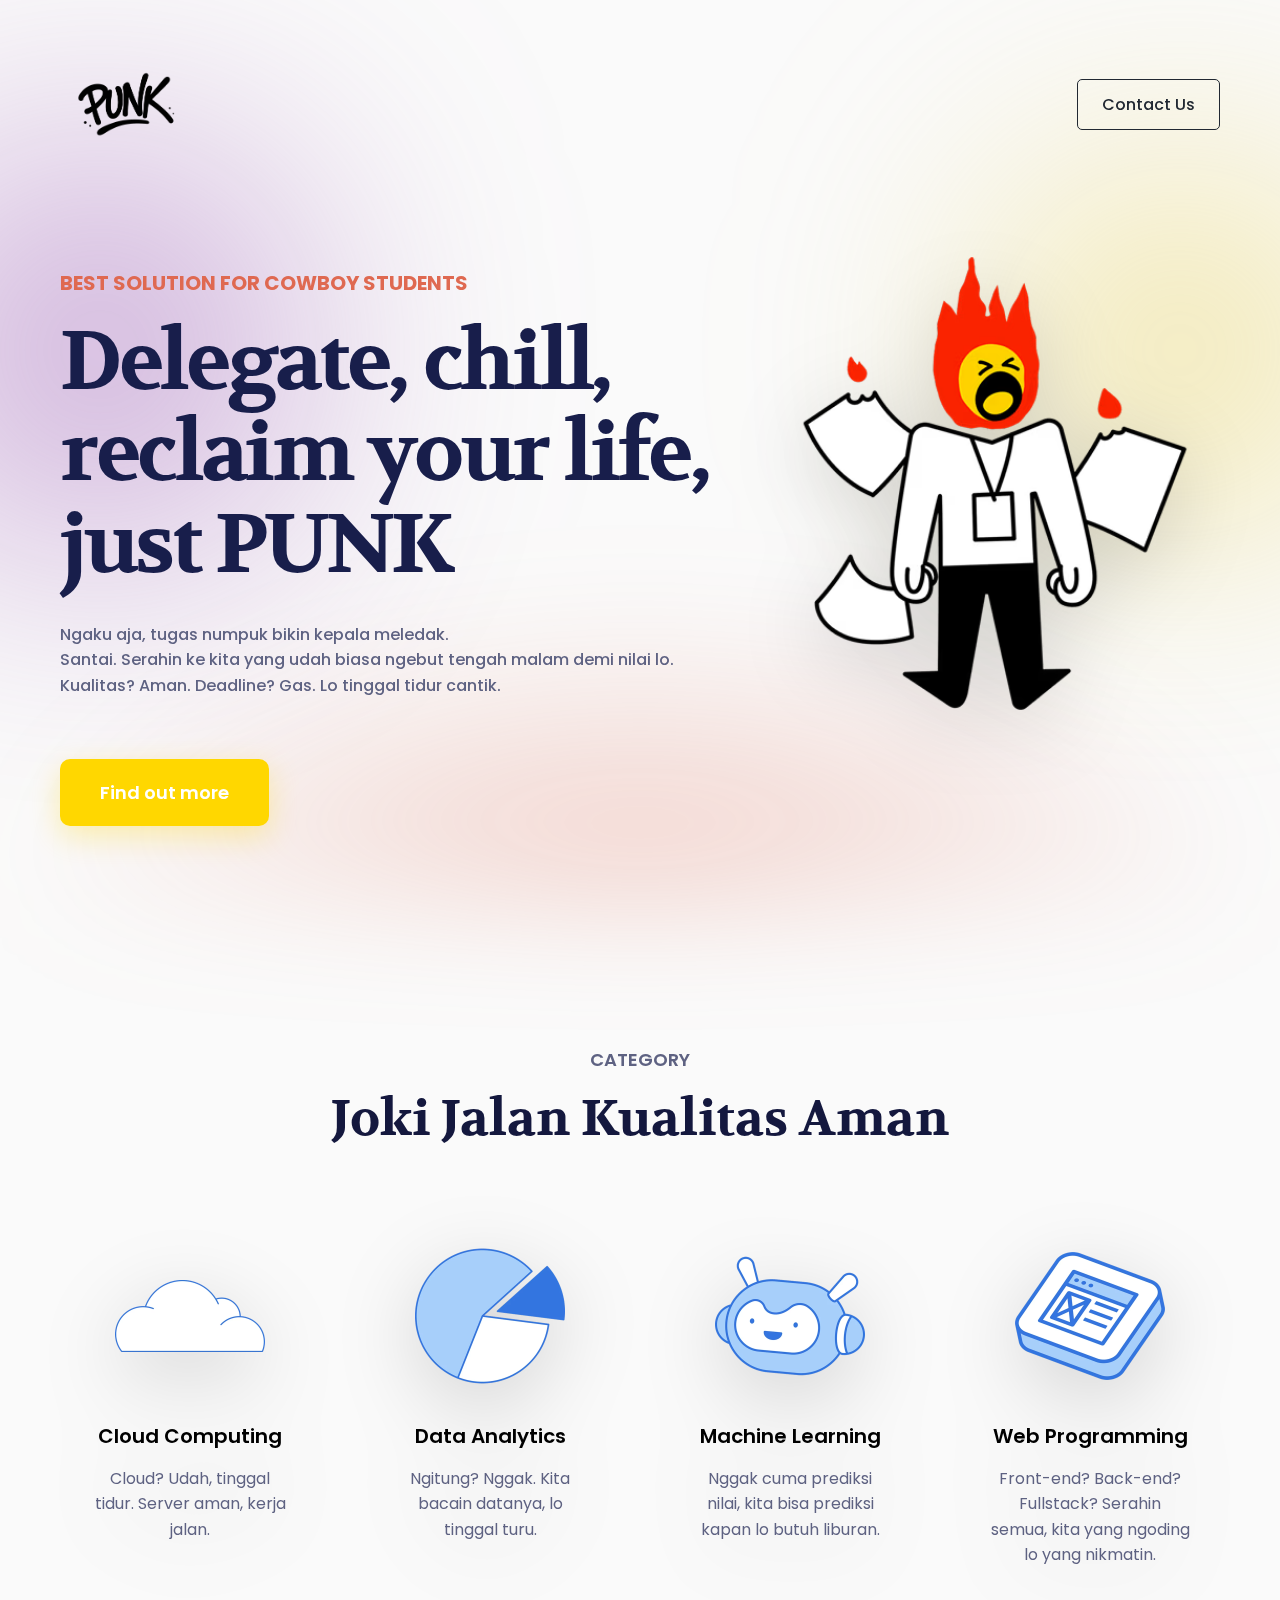
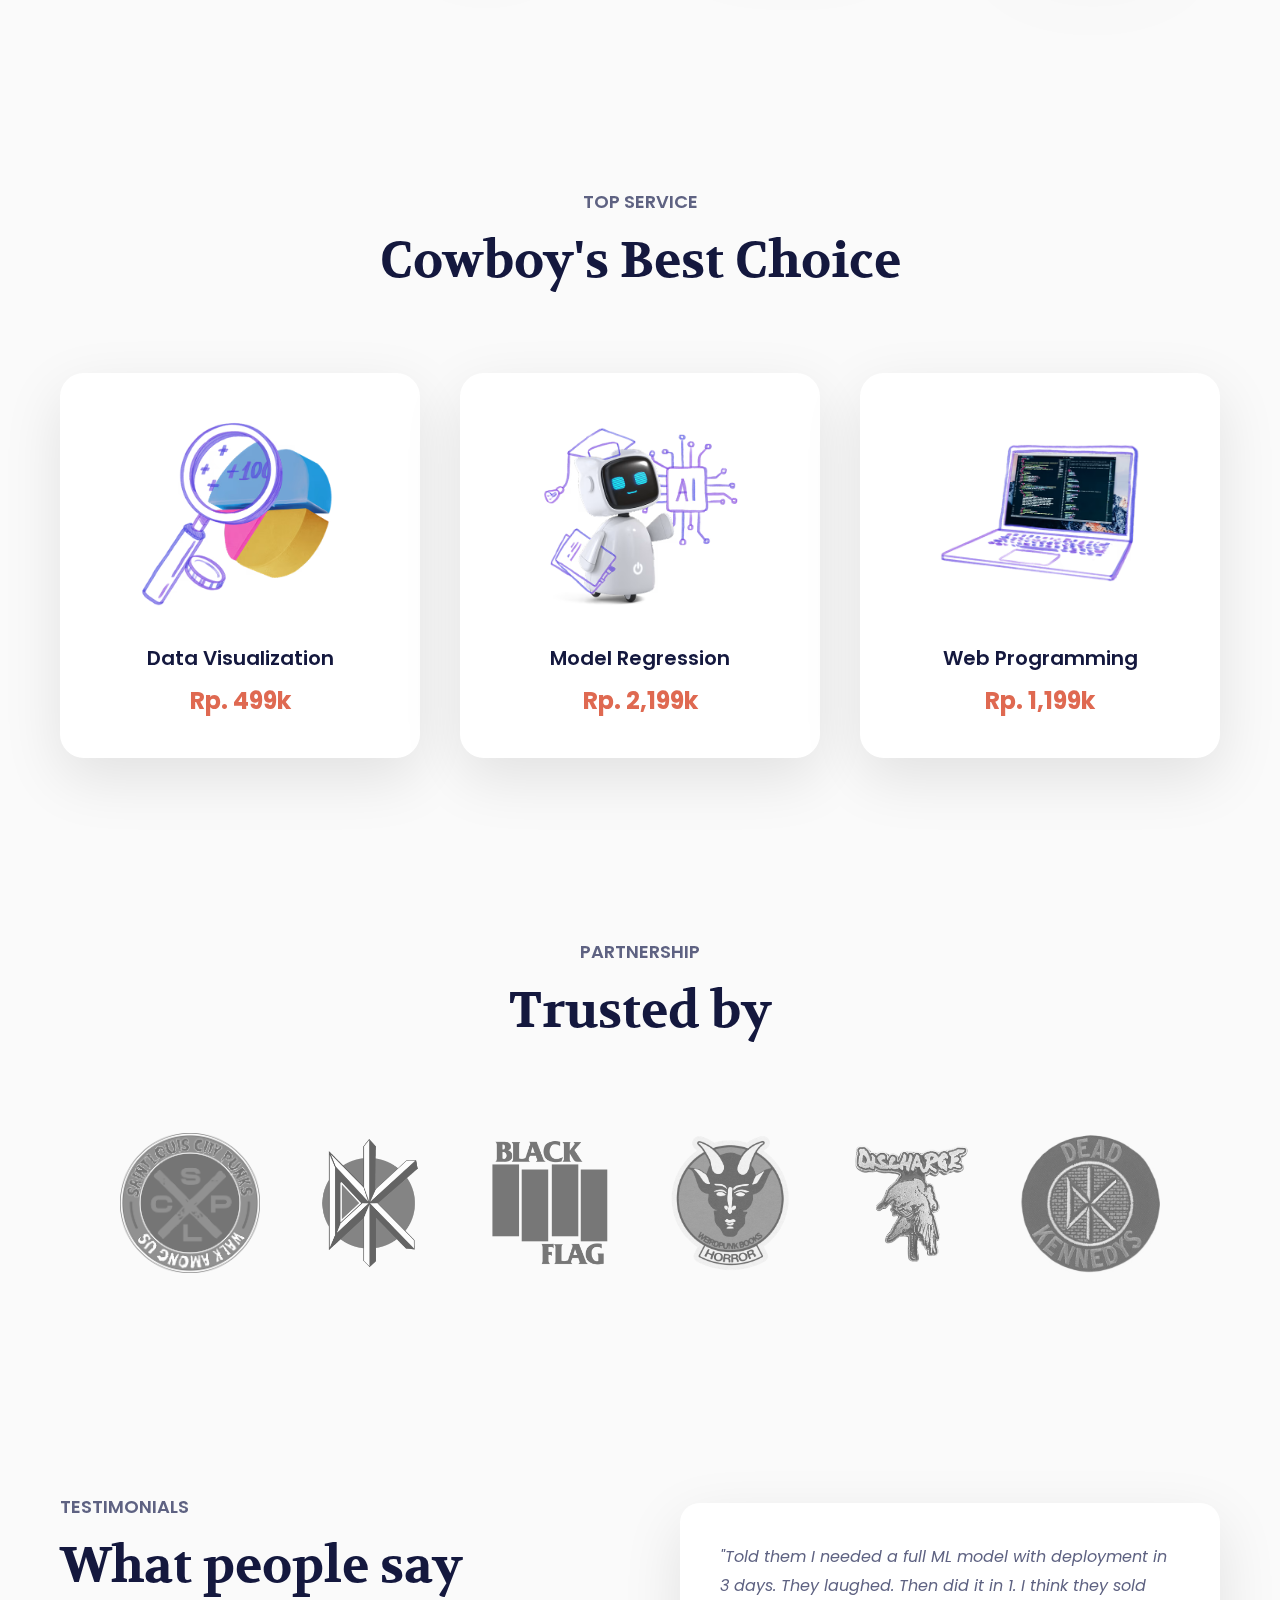
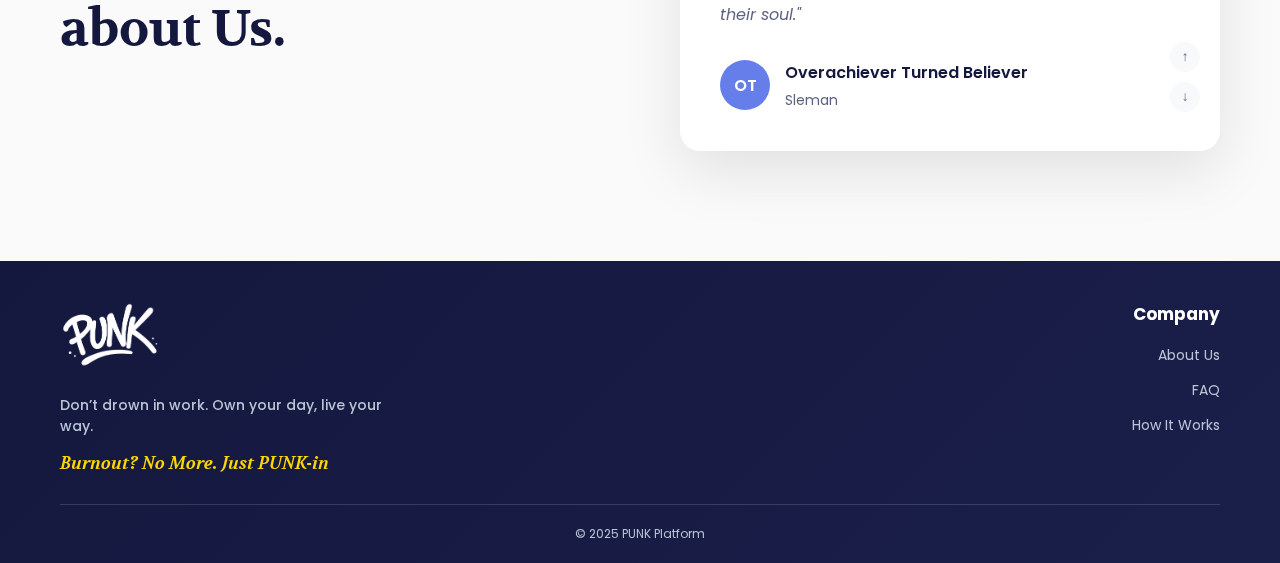
<file: index.html>
<!doctype html>
<html lang=en>

<head>
    <meta charset=UTF-8>
    <meta name=viewport content="width=device-width,initial-scale=1">
    <meta name="description" content="Joki tugas kuliah untuk cowboy students! Serahin tugas coding, data, cloud, machine learning ke kita. Kualitas aman, deadline gas, lo tinggal santai dan tidur cantik.">
    <link rel=preconnect href=https://fonts.googleapis.com>
    <link rel=preconnect href=https://fonts.gstatic.com crossorigin>
    <link href="https://fonts.googleapis.com/css2?family=Volkhov:ital,wght@0,400;0,700;1,400;1,700&display=swap" rel="stylesheet">
    <link href="https://fonts.googleapis.com/css2?family=Poppins:ital,wght@0,100;0,200;0,300;0,400;0,500;0,600;0,700;0,800;0,900;1,100;1,200;1,300;1,400;1,500;1,600;1,700;1,800;1,900&display=swap" rel="stylesheet">
    <link href="https://fonts.googleapis.com/css2?family=Open+Sans:ital,wght@0,300..800;1,300..800&display=swap" rel="stylesheet">
    <link href="https://fonts.googleapis.com/css2?family=Montserrat:ital,wght@0,100..900;1,100..900&display=swap" rel="stylesheet">
    <title>PUNK Platform - Cowboy Students Assistant</title>
    <link rel=icon href=assets\logo4.png type=image/png>
    <link rel=stylesheet href=style.css>
</head>

<body>
    <div class=bg-effects>
        <div class=golden-glow-top></div>
        <div class=purple-glow></div>
        <div class=red-vignette></div>
    </div>
    <header class=header>
        <div class=container>
            <nav class=nav>
                <img src=assets\logo4.png class=logo-img alt=logo>
                <a href=https://wa.me/62XXXXXXXXXXX target=_blank class=btn-contact-us>Contact Us</a>
            </nav>
        </div>
    </header>
    <section id=1 class=hero>
        <div class=container>
            <div class=hero-content>
                <div class=hero-text>
                    <p class=judul-cowboy>BEST SOLUTION FOR COWBOY STUDENTS</p>
                    <div class=hero-image-m>
                        <picture>
                            <source media="(min-width: 769px)" srcset="">
                            <img src="assets\main.avif" class=edu-img-m alt=education>
                        </picture>
                    </div>
                    <h1 class=tagline-hero>
                        Delegate, chill,<br>
                        reclaim your life,<br>
                        just PUNK
                    </h1>
                    <p class=copy-santai>
                        Ngaku aja, tugas numpuk bikin kepala meledak.<br>
                        Santai. Serahin ke kita yang udah biasa ngebut tengah malam demi nilai lo.<br>
                        Kualitas? Aman. Deadline? Gas. Lo tinggal tidur cantik.
                    </p>
                    <button class=btn-main>Find out more</button>
                </div>
                <div class=hero-image>
                    <picture>
                        <source media="(max-width: 768px)" srcset="">
                        <img src="assets\main.avif" class=edu-img alt=education>
                    </picture>
                </div>
            </div>
        </div>
    </section>
    <section id=2 class=category-section>
        <div class=container>
            <div class=section-header>
                <p class=section-label>CATEGORY</p>
                <h2 class=section-title>Joki Jalan Kualitas Aman</h2>
            </div>
            <div class=categories-grid>
                <div class=category-card>
                    <div class=card-icon>
                        <img src="assets\category\cloud.avif" alt="Cloud Computing">
                    </div>
                    <h3 class=card-title>Cloud Computing</h3>
                    <p class=card-desc>Cloud? Udah, tinggal tidur. Server aman, kerja jalan.</p>
                </div>
                <div class=category-card>
                    <div class=card-icon>
                        <img src="assets\category\data.avif" alt="Data Analytics">
                    </div>
                    <h3 class=card-title>Data Analytics</h3>
                    <p class=card-desc>Ngitung? Nggak. Kita bacain datanya, lo tinggal turu.</p>
                </div>
                <div class=category-card>
                    <div class=card-icon>
                        <img src="assets\category\ml.avif" alt="Machine Learning">
                    </div>
                    <h3 class=card-title>Machine Learning</h3>
                    <p class=card-desc>Nggak cuma prediksi nilai, kita bisa prediksi kapan lo butuh liburan.</p>
                </div>
                <div class=category-card>
                    <div class=card-icon>
                        <img src="assets\category\web.avif" alt="Web Programming">
                    </div>
                    <h3 class=card-title>Web Programming</h3>
                    <p class=card-desc>Front-end? Back-end? Fullstack? Serahin semua, kita yang ngoding lo yang
                        nikmatin.</p>
                </div>
            </div>
        </div>
    </section>
    <section id=3 class=services-section>
        <div class=container>
            <div class=section-header>
                <p class=section-label>TOP SERVICE</p>
                <h2 class=section-title>Cowboy's Best Choice</h2>
            </div>
            <div class=services-grid>
                <div class=service-card>
                    <div class=service-img>
                        <img src="assets\choice\choice-data.avif" alt="Data Visualization">
                    </div>
                    <h3 class=service-name>Data Visualization</h3>
                    <p class=service-price>Rp. 499k</p>
                </div>
                <div class=service-card>
                    <div class=service-img>
                        <img src="assets\choice\choice-ml.avif"
                            alt="Model Regression">
                    </div>
                    <h3 class=service-name>Model Regression</h3>
                    <p class=service-price>Rp. 2,199k</p>
                </div>
                <div class=service-card>
                    <div class=service-img>
                        <img src="assets\choice\choice-web.avif" alt="Web Programming">
                    </div>
                    <h3 class=service-name>Web Programming</h3>
                    <p class=service-price>Rp. 1,199k</p>
                </div>
            </div>
        </div>
    </section>
    <section id=4 class=partners-section>
        <div class=container>
            <p class=section-label>PARTNERSHIP</p>
            <h2 class=section-title>Trusted by</h2>
            <div class=logo-lineup>
                <img src=assets\punk\SLCPPrimaryLogoTransparent.webp alt="Partner Logo">
                <img src=assets\punk\Dead-Kennedys-Logo1.webp alt="Partner Logo">
                <img src=assets\punk\Black_Flag_logo.webp alt="Partner Logo">
                <img src=assets\punk\WeirdPunkHorrorLogo.webp alt="Partner Logo">
                <img src=assets\punk\25.webp alt="Partner Logo">
                <img src="assets\punk\unnamed (1).webp" alt="Partner Logo">
            </div>
        </div>
    </section>
    <section id=6 class=testimonials-section>
        <div class=container>
            <div class=testimonials-content>
                <div class=section-header>
                    <p class=section-label-testimonial>TESTIMONIALS</p>
                    <h2 class=section-title-testimonial>What people say<br>about Us.</h2>
                </div>
                <div class=testimonial-container>
                    <div class=testimonial-nav>
                        <button class=nav-arrow onclick=showPrevTestimonial()>↑</button>
                        <button class=nav-arrow onclick=showNextTestimonial()>↓</button>
                    </div>
                    <p class=testimonial-quote id=testimonial-quote></p>
                    <div class=testimonial-author>
                        <div class=author-avatar>
                            <span></span>
                        </div>
                        <div class=author-info>
                            <p id=testimonial-name></p>
                            <p id=testimonial-location></p>
                        </div>
                    </div>
                </div>
            </div>
        </div>
    </section>
    <footer class=footer>
        <div class=container>
            <div class=footer-content>
                <div class=footer-brand>
                    <img src=assets\logo4.png alt="PUNK Logo" class=footer-logo>
                    <p class=footer-motto>
                        Don’t drown in work. Own your day, live your way.
                    </p>
                    <p class=footer-tagline>Burnout? No More. Just PUNK-in</p>
                </div>
                <div class=footer-nav>
                    <p class=footer-section-title>Company</p>
                    <ul class=footer-links>
                        <li><a href=javascript:void(0) class=footer-link onclick='openModal("aboutModal")'>About Us</a>
                        </li>
                        <li><a href=javascript:void(0) class=footer-link onclick='openModal("faqModal")'>FAQ</a></li>
                        <li><a href=javascript:void(0) class=footer-link onclick='openModal("docsModal")'>How It
                                Works</a></li>
                    </ul>
                </div>
            </div>
            <div class=footer-bottom>
                <p class=footer-copyright>© 2025 PUNK Platform</p>
            </div>
        </div>
    </footer>
    <div id=aboutModal class=modal>
        <div class=modal-content>
            <div class=modal-header>
                <h2 class=modal-title>About PUNK Platform</h2>
                <span class=close onclick='closeModal("aboutModal")'>&times;</span>
            </div>
            <div class=modal-body>
                <h3>Siapa Kami?</h3>
                <p>PUNK Platform lahir dari keresahan anak-anak kuliah yang tiap hari dibombardir tugas, skripsi, dan
                    deadline gak ada ampun. Kita hadir buat jadi teman seperjuangan lo di dunia akademik. Gak cuma bantu
                    ngerjain, tapi juga bantuin lo tetap waras.</p>
                <h3>Visi Kami</h3>
                <p>Ngebangun platform yang jujur, solutif, dan relevan, yang bisa ngedukung lo gaspol di akademik tanpa
                    bikin mental breakdown tiap malam.</p>
                <h3>Misi Kami</h3>
                <ul>
                    <li>Ngasih layanan akademik premium tapi tetap affordable</li>
                    <li>Ngebantu lo manage waktu & prioritas kayak pro</li>
                    <li>Bikin suasana belajar yang gak toxic, gak judgmental</li>
                    <li>Bawain teknologi yang gampang dipakai dan bantuin lo banget</li>
                </ul>
                <h3>Kenapa Harus Kami?</h3>
                <p>Karena kita bukan tim random yang nongol doang pas promo. Kita anak lapangan, yang udah kenyang
                    dihajar sistem dan begadang sampe pagi. Setiap project yang kita garap, kita treat kayak nyawa
                    sendiri.</p>
            </div>
        </div>
    </div>
    <div id=docsModal class=modal>
        <div class=modal-content>
            <div class=modal-header>
                <h2 class=modal-title>How It Works</h2>
                <span class=close onclick='closeModal("docsModal")'>&times;</span>
            </div>
            <div class=modal-body>
                <h3>Gimana Cara Pakainya?</h3>
                <p>Ngurus tugas gak harus ribet. Di PUNK Platform, prosesnya simpel, cepet, dan gak banyak aturan:</p>
                <h3>1. Order Dulu!</h3>
                <ul>
                    <li>Mau apa? Cloud? Data? Coding? Slide presentasi? Lo pilih aja.</li>
                    <li>Chat kita via WhatsApp — bisa curhat, bisa nego, bisa nanya sampe puas</li>
                    <li>Kita kasih harga & deadline yang make sense</li>
                    <li>Lo bayar 50%, sisanya nanti pas udah beres</li>
                </ul>
                <h3>2. Duduk Manis, Kita yang Gas</h3>
                <ul>
                    <li>Begitu DP masuk, tim langsung tancap gas kerjain</li>
                    <li>Lo bakal dapet update terus, jadi gak ada ghosting-ghosting</li>
                    <li>Salah? Kurang? Bisa revisi 3x, gratis, asal gak ngadi-ngadi</li>
                </ul>
                <h3>3. QC Ketat, Gak Asal Jadi</h3>
                <ul>
                    <li>Kita cek konten lo sampe ke akar: no typo, no plagiat, no asal-asalan</li>
                    <li>Semua dibikin rapi, clean, dan bisa lo banggakan depan dosen, klien, atau siapa pun</li>
                </ul>
                <h3>4. Selesai</h3>
                <ul>
                    <li>Setelah file dikirim, kita masih stand by 7 hari penuh</li>
                    <li>Ada yang bingung? Mau tanya? Mau nambah dikit? Sikat aja</li>
                    <li>Kita gak cuma bantu ngerjain, tapi bantu lo tenangin kepala</li>
                </ul>
            </div>
        </div>
    </div>
    <div id=faqModal class=modal>
        <div class=modal-content>
            <div class=modal-header>
                <h2 class=modal-title>Frequently Asked Questions</h2>
                <span class=close onclick='closeModal("faqModal")'>&times;</span>
            </div>
            <div class=modal-body>
                <h3>Layanan Ini Legal dan Aman, Nggak?</h3>
                <p>Iya dong! Kita jalan sebagai layanan konsultasi dan bantu-bantu tugas akademik. Semua hasil kerjaan
                    kita orisinil 100% — bisa lo pake buat referensi, belajar, atau bahan eksplorasi lo sendiri.</p>
                <h3>Berapa Lama Pengerjaannya?</h3>
                <p>Tergantung ribetnya tugas lo. Biasanya sih butuh 3–7 hari kerja. Tapi kalau lo lagi kepepet, bisa
                    request urgent 24–48 jam, cuma bakal kena tambahan biaya, bro.</p>
                <h3>Pembayarannya Gimana?</h3>
                <p>Pembayaran gampang, bisa lewat: Bank Transfer (BCA, Mandiri, BRI) E-wallet (OVO, DANA, GoPay) Crypto
                    juga bisa Sistemnya DP 50% di awal, sisanya dibayar setelah kerjaan selesai.</p>
                <h3>Ada Garansi Revisi?</h3>
                <p>Tenang aja, kita kasih revisi sampai 3x GRATIS, selama masih sesuai kesepakatan awal. Kita nggak
                    cabut sebelum lo puas.</p>
                <h3>Privasi Aman?</h3>
                <p>Aman, bray. Data lo kita jaga ketat. Setelah project kelar, semua info langsung dihapus permanen, dan
                    gak akan bocor ke mana-mana.</p>
                <h3>Bisa Konsultasi Dulu?</h3>
                <p>Bisa banget! Konsultasi gratis 24/7 via WhatsApp. Lo bisa tanya-tanya dulu sebelum order — kita bantu
                    ngasih estimasi & saran paling pas buat kebutuhan lo.</p>
                <h3>Kalau Hasilnya Nggak Sesuai?</h3>
                <p>Kalau udah direvisi tapi masih zonk juga, kita kasih dua opsi: FULL REFUND 100% atau kerjain ulang
                    dari awal, GRATIS. Karena yang penting lo puas dan gak rugi.</p>
            </div>
        </div>
    </div>
    <script src=script.js></script>
</body>

</html>
</file>
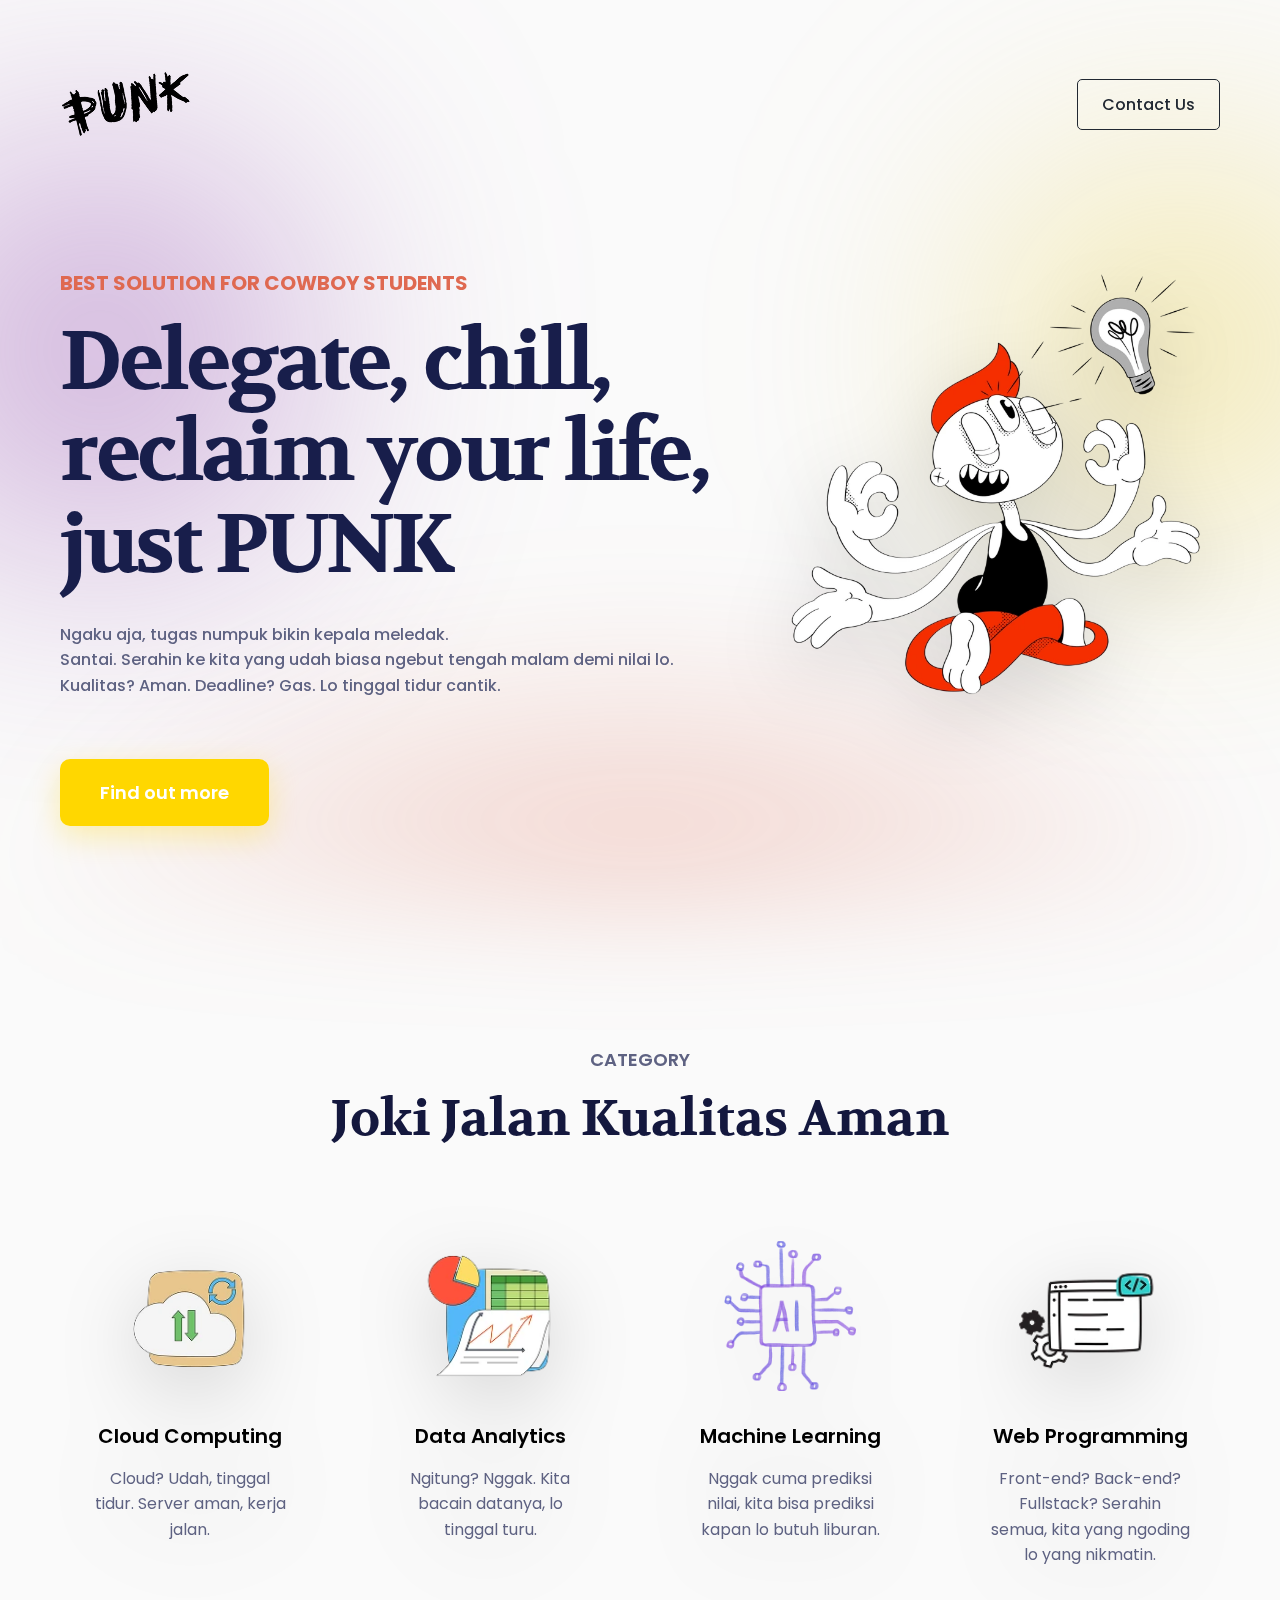
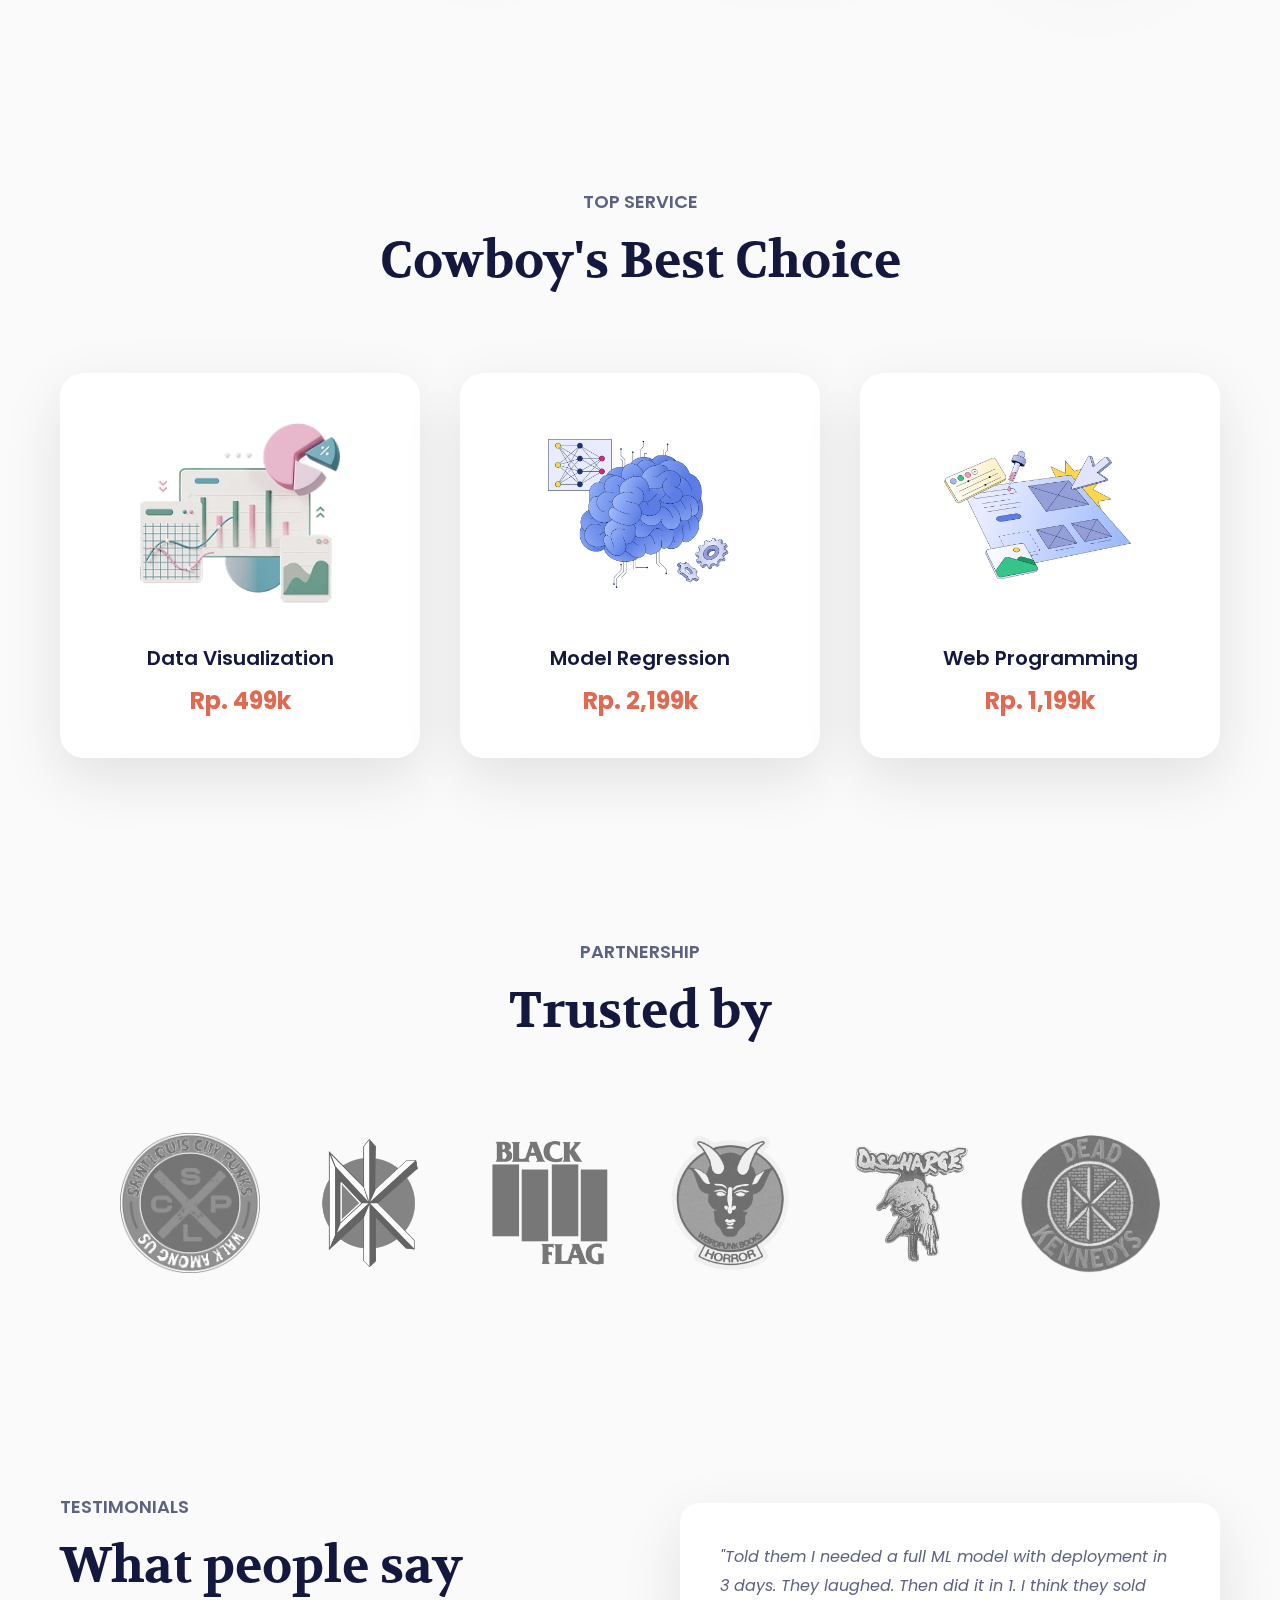
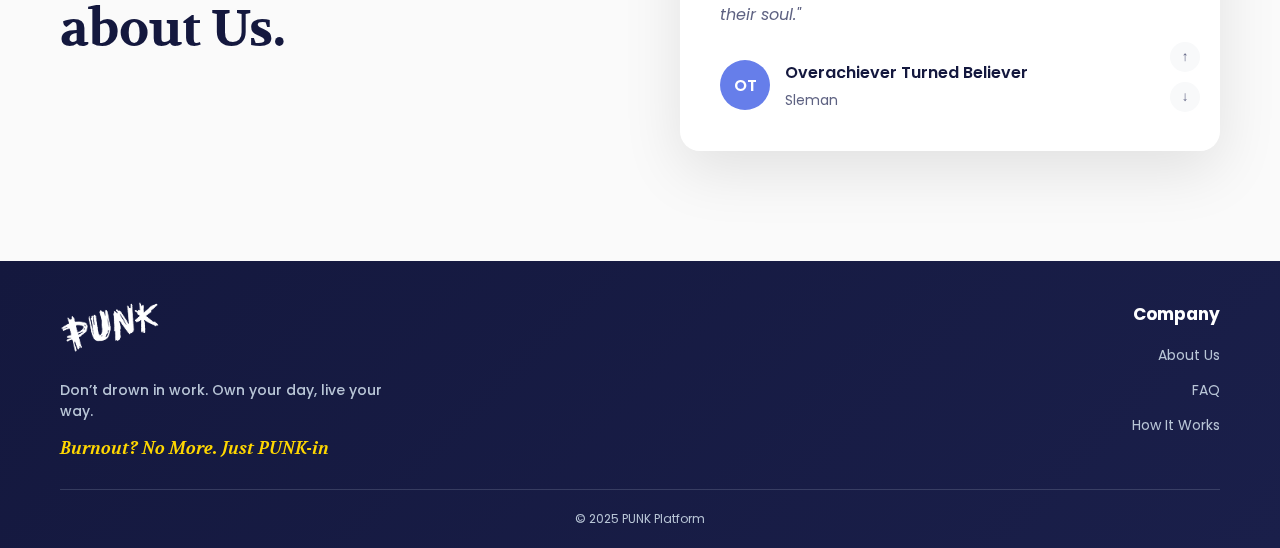
<file: test2.html>
<!doctype html>
<html lang=en>

<head>
    <meta charset=UTF-8>
    <meta name=viewport content="width=device-width,initial-scale=1">
    <meta name="description" content="Joki tugas kuliah untuk cowboy students! Serahin tugas coding, data, cloud, machine learning ke kita. Kualitas aman, deadline gas, lo tinggal santai dan tidur cantik.">
    <link rel=preconnect href=https://fonts.googleapis.com>
    <link rel=preconnect href=https://fonts.gstatic.com crossorigin>
    <link href="https://fonts.googleapis.com/css2?family=Volkhov&display=swap" rel=stylesheet>
    <link href="https://fonts.googleapis.com/css2?family=Poppins&display=swap" rel=stylesheet>
    <link href="https://fonts.googleapis.com/css2?family=Open+Sans&display=swap" rel=stylesheet>
    <link href="https://fonts.googleapis.com/css2?family=Montserrat&display=swap" rel=stylesheet>
    <title>PUNK Platform - Cowboy Students Assistant</title>
    <link rel=icon href=assets\Logo.webp type=image/png>
    <link rel=stylesheet href=style.css>
</head>

<body>
    <div class=bg-effects>
        <div class=golden-glow-top></div>
        <div class=purple-glow></div>
        <div class=red-vignette></div>
    </div>
    <header class=header>
        <div class=container>
            <nav class=nav>
                <img src=assets\Logo.webp class=logo-img alt=logo>
                <a href=https://wa.me/62XXXXXXXXXXX target=_blank class=btn-contact-us>Contact Us</a>
            </nav>
        </div>
    </header>
    <section id=1 class=hero>
        <div class=container>
            <div class=hero-content>
                <div class=hero-text>
                    <p class=judul-cowboy>BEST SOLUTION FOR COWBOY STUDENTS</p>
                    <div class=hero-image-m>
                        <picture>
                            <source media="(min-width: 769px)" srcset="">
                            <img src="assets\Man meditating to come up with ideas.webp" class=edu-img-m alt=education>
                        </picture>
                    </div>
                    <h1 class=tagline-hero>
                        Delegate, chill,<br>
                        reclaim your life,<br>
                        just PUNK
                    </h1>
                    <p class=copy-santai>
                        Ngaku aja, tugas numpuk bikin kepala meledak.<br>
                        Santai. Serahin ke kita yang udah biasa ngebut tengah malam demi nilai lo.<br>
                        Kualitas? Aman. Deadline? Gas. Lo tinggal tidur cantik.
                    </p>
                    <button class=btn-main>Find out more</button>
                </div>
                <div class=hero-image>
                    <picture>
                        <source media="(max-width: 768px)" srcset="">
                        <img src="assets\Man meditating to come up with ideas.webp" class=edu-img alt=education>
                    </picture>
                </div>
            </div>
        </div>
    </section>
    <section id=2 class=category-section>
        <div class=container>
            <div class=section-header>
                <p class=section-label>CATEGORY</p>
                <h2 class=section-title>Joki Jalan Kualitas Aman</h2>
            </div>
            <div class=categories-grid>
                <div class=category-card>
                    <div class=card-icon>
                        <img src="assets\category\Cloud Storage Sync and Backup Process.webp" alt="Cloud Computing">
                    </div>
                    <h3 class=card-title>Cloud Computing</h3>
                    <p class=card-desc>Cloud? Udah, tinggal tidur. Server aman, kerja jalan.</p>
                </div>
                <div class=category-card>
                    <div class=card-icon>
                        <img src="assets\category\Financial Data Analytics and Growth Chart.webp" alt="Data Analytics">
                    </div>
                    <h3 class=card-title>Data Analytics</h3>
                    <p class=card-desc>Ngitung? Nggak. Kita bacain datanya, lo tinggal turu.</p>
                </div>
                <div class=category-card>
                    <div class=card-icon>
                        <img src="assets\category\artificial intelligence chip.webp" alt="Machine Learning">
                    </div>
                    <h3 class=card-title>Machine Learning</h3>
                    <p class=card-desc>Nggak cuma prediksi nilai, kita bisa prediksi kapan lo butuh liburan.</p>
                </div>
                <div class=category-card>
                    <div class=card-icon>
                        <img src="assets\category\Programming interface, html coding.webp" alt="Web Programming">
                    </div>
                    <h3 class=card-title>Web Programming</h3>
                    <p class=card-desc>Front-end? Back-end? Fullstack? Serahin semua, kita yang ngoding lo yang
                        nikmatin.</p>
                </div>
            </div>
        </div>
    </section>
    <section id=3 class=services-section>
        <div class=container>
            <div class=section-header>
                <p class=section-label>TOP SERVICE</p>
                <h2 class=section-title>Cowboy's Best Choice</h2>
            </div>
            <div class=services-grid>
                <div class=service-card>
                    <div class=service-img>
                        <img src="assets\choice\data analysis.webp" alt="Data Visualization">
                    </div>
                    <h3 class=service-name>Data Visualization</h3>
                    <p class=service-price>Rp. 499k</p>
                </div>
                <div class=service-card>
                    <div class=service-img>
                        <img src="assets\choice\Artificial intelligence and neural networks.webp"
                            alt="Model Regression">
                    </div>
                    <h3 class=service-name>Model Regression</h3>
                    <p class=service-price>Rp. 2,199k</p>
                </div>
                <div class=service-card>
                    <div class=service-img>
                        <img src="assets\choice\Web design with interface elements.webp" alt="Web Programming">
                    </div>
                    <h3 class=service-name>Web Programming</h3>
                    <p class=service-price>Rp. 1,199k</p>
                </div>
            </div>
        </div>
    </section>
    <section id=4 class=partners-section>
        <div class=container>
            <p class=section-label>PARTNERSHIP</p>
            <h2 class=section-title>Trusted by</h2>
            <div class=logo-lineup>
                <img src=assets\punk\SLCPPrimaryLogoTransparent.webp alt="Partner Logo">
                <img src=assets\punk\Dead-Kennedys-Logo1.webp alt="Partner Logo">
                <img src=assets\punk\Black_Flag_logo.webp alt="Partner Logo">
                <img src=assets\punk\WeirdPunkHorrorLogo.webp alt="Partner Logo">
                <img src=assets\punk\25.webp alt="Partner Logo">
                <img src="assets\punk\unnamed (1).webp" alt="Partner Logo">
            </div>
        </div>
    </section>
    <section id=6 class=testimonials-section>
        <div class=container>
            <div class=testimonials-content>
                <div class=section-header>
                    <p class=section-label-testimonial>TESTIMONIALS</p>
                    <h2 class=section-title-testimonial>What people say<br>about Us.</h2>
                </div>
                <div class=testimonial-container>
                    <div class=testimonial-nav>
                        <button class=nav-arrow onclick=showPrevTestimonial()>↑</button>
                        <button class=nav-arrow onclick=showNextTestimonial()>↓</button>
                    </div>
                    <p class=testimonial-quote id=testimonial-quote></p>
                    <div class=testimonial-author>
                        <div class=author-avatar>
                            <span></span>
                        </div>
                        <div class=author-info>
                            <p id=testimonial-name></p>
                            <p id=testimonial-location></p>
                        </div>
                    </div>
                </div>
            </div>
        </div>
    </section>
    <footer class=footer>
        <div class=container>
            <div class=footer-content>
                <div class=footer-brand>
                    <img src=assets\Logo.webp alt="PUNK Logo" class=footer-logo>
                    <p class=footer-motto>
                        Don’t drown in work. Own your day, live your way.
                    </p>
                    <p class=footer-tagline>Burnout? No More. Just PUNK-in</p>
                </div>
                <div class=footer-nav>
                    <p class=footer-section-title>Company</p>
                    <ul class=footer-links>
                        <li><a href=javascript:void(0) class=footer-link onclick='openModal("aboutModal")'>About Us</a>
                        </li>
                        <li><a href=javascript:void(0) class=footer-link onclick='openModal("faqModal")'>FAQ</a></li>
                        <li><a href=javascript:void(0) class=footer-link onclick='openModal("docsModal")'>How It
                                Works</a></li>
                    </ul>
                </div>
            </div>
            <div class=footer-bottom>
                <p class=footer-copyright>© 2025 PUNK Platform</p>
            </div>
        </div>
    </footer>
    <div id=aboutModal class=modal>
        <div class=modal-content>
            <div class=modal-header>
                <h2 class=modal-title>About PUNK Platform</h2>
                <span class=close onclick='closeModal("aboutModal")'>&times;</span>
            </div>
            <div class=modal-body>
                <h3>Siapa Kami?</h3>
                <p>PUNK Platform lahir dari keresahan anak-anak kuliah yang tiap hari dibombardir tugas, skripsi, dan
                    deadline gak ada ampun. Kita hadir buat jadi teman seperjuangan lo di dunia akademik. Gak cuma bantu
                    ngerjain, tapi juga bantuin lo tetap waras.</p>
                <h3>Visi Kami</h3>
                <p>Ngebangun platform yang jujur, solutif, dan relevan, yang bisa ngedukung lo gaspol di akademik tanpa
                    bikin mental breakdown tiap malam.</p>
                <h3>Misi Kami</h3>
                <ul>
                    <li>Ngasih layanan akademik premium tapi tetap affordable</li>
                    <li>Ngebantu lo manage waktu & prioritas kayak pro</li>
                    <li>Bikin suasana belajar yang gak toxic, gak judgmental</li>
                    <li>Bawain teknologi yang gampang dipakai dan bantuin lo banget</li>
                </ul>
                <h3>Kenapa Harus Kami?</h3>
                <p>Karena kita bukan tim random yang nongol doang pas promo. Kita anak lapangan, yang udah kenyang
                    dihajar sistem dan begadang sampe pagi. Setiap project yang kita garap, kita treat kayak nyawa
                    sendiri.</p>
            </div>
        </div>
    </div>
    <div id=docsModal class=modal>
        <div class=modal-content>
            <div class=modal-header>
                <h2 class=modal-title>How It Works</h2>
                <span class=close onclick='closeModal("docsModal")'>&times;</span>
            </div>
            <div class=modal-body>
                <h3>Gimana Cara Pakainya?</h3>
                <p>Ngurus tugas gak harus ribet. Di PUNK Platform, prosesnya simpel, cepet, dan gak banyak aturan:</p>
                <h3>1. Order Dulu!</h3>
                <ul>
                    <li>Mau apa? Cloud? Data? Coding? Slide presentasi? Lo pilih aja.</li>
                    <li>Chat kita via WhatsApp — bisa curhat, bisa nego, bisa nanya sampe puas</li>
                    <li>Kita kasih harga & deadline yang make sense</li>
                    <li>Lo bayar 50%, sisanya nanti pas udah beres</li>
                </ul>
                <h3>2. Duduk Manis, Kita yang Gas</h3>
                <ul>
                    <li>Begitu DP masuk, tim langsung tancap gas kerjain</li>
                    <li>Lo bakal dapet update terus, jadi gak ada ghosting-ghosting</li>
                    <li>Salah? Kurang? Bisa revisi 3x, gratis, asal gak ngadi-ngadi</li>
                </ul>
                <h3>3. QC Ketat, Gak Asal Jadi</h3>
                <ul>
                    <li>Kita cek konten lo sampe ke akar: no typo, no plagiat, no asal-asalan</li>
                    <li>Semua dibikin rapi, clean, dan bisa lo banggakan depan dosen, klien, atau siapa pun</li>
                </ul>
                <h3>4. Selesai</h3>
                <ul>
                    <li>Setelah file dikirim, kita masih stand by 7 hari penuh</li>
                    <li>Ada yang bingung? Mau tanya? Mau nambah dikit? Sikat aja</li>
                    <li>Kita gak cuma bantu ngerjain, tapi bantu lo tenangin kepala</li>
                </ul>
            </div>
        </div>
    </div>
    <div id=faqModal class=modal>
        <div class=modal-content>
            <div class=modal-header>
                <h2 class=modal-title>Frequently Asked Questions</h2>
                <span class=close onclick='closeModal("faqModal")'>&times;</span>
            </div>
            <div class=modal-body>
                <h3>Layanan Ini Legal dan Aman, Nggak?</h3>
                <p>Iya dong! Kita jalan sebagai layanan konsultasi dan bantu-bantu tugas akademik. Semua hasil kerjaan
                    kita orisinil 100% — bisa lo pake buat referensi, belajar, atau bahan eksplorasi lo sendiri.</p>
                <h3>Berapa Lama Pengerjaannya?</h3>
                <p>Tergantung ribetnya tugas lo. Biasanya sih butuh 3–7 hari kerja. Tapi kalau lo lagi kepepet, bisa
                    request urgent 24–48 jam, cuma bakal kena tambahan biaya, bro.</p>
                <h3>Pembayarannya Gimana?</h3>
                <p>Pembayaran gampang, bisa lewat: Bank Transfer (BCA, Mandiri, BRI) E-wallet (OVO, DANA, GoPay) Crypto
                    juga bisa Sistemnya DP 50% di awal, sisanya dibayar setelah kerjaan selesai.</p>
                <h3>Ada Garansi Revisi?</h3>
                <p>Tenang aja, kita kasih revisi sampai 3x GRATIS, selama masih sesuai kesepakatan awal. Kita nggak
                    cabut sebelum lo puas.</p>
                <h3>Privasi Aman?</h3>
                <p>Aman, bray. Data lo kita jaga ketat. Setelah project kelar, semua info langsung dihapus permanen, dan
                    gak akan bocor ke mana-mana.</p>
                <h3>Bisa Konsultasi Dulu?</h3>
                <p>Bisa banget! Konsultasi gratis 24/7 via WhatsApp. Lo bisa tanya-tanya dulu sebelum order — kita bantu
                    ngasih estimasi & saran paling pas buat kebutuhan lo.</p>
                <h3>Kalau Hasilnya Nggak Sesuai?</h3>
                <p>Kalau udah direvisi tapi masih zonk juga, kita kasih dua opsi: FULL REFUND 100% atau kerjain ulang
                    dari awal, GRATIS. Karena yang penting lo puas dan gak rugi.</p>
            </div>
        </div>
    </div>
    <script src=script.js></script>
</body>

</html>
</file>
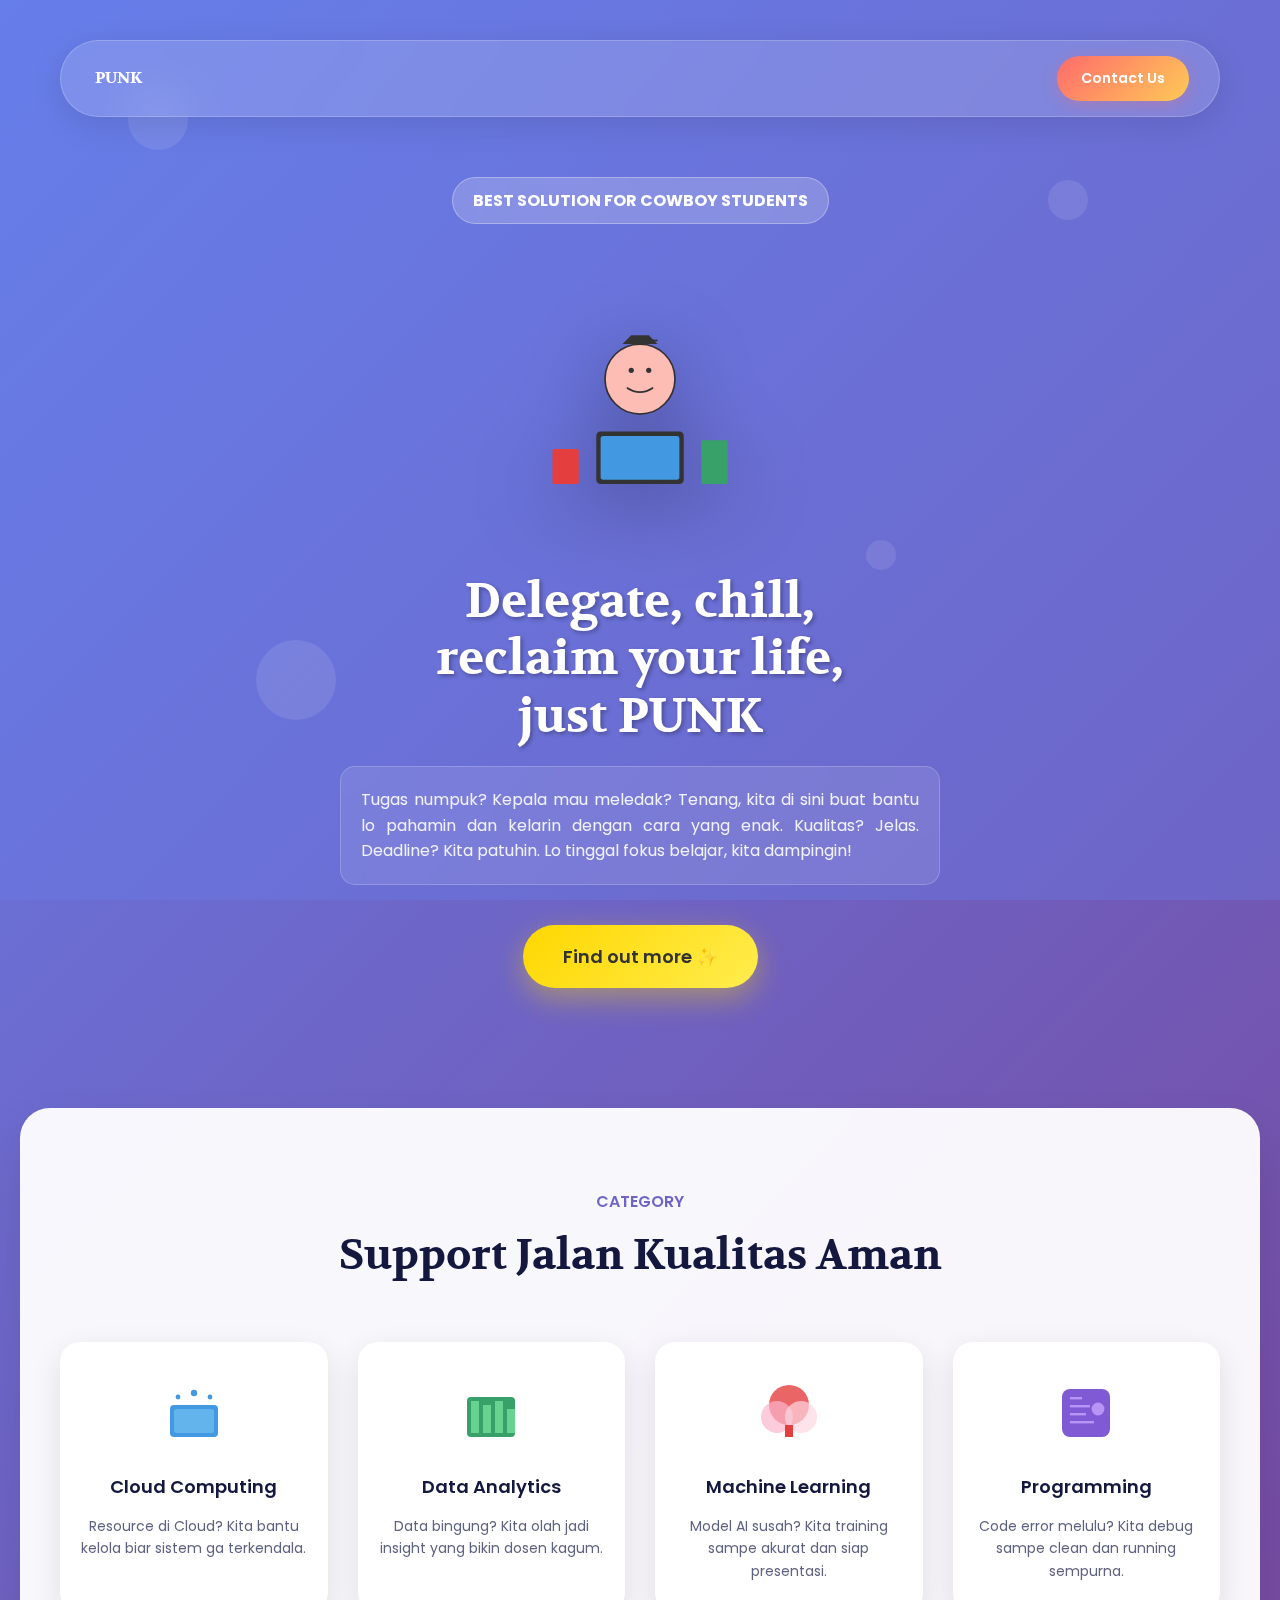
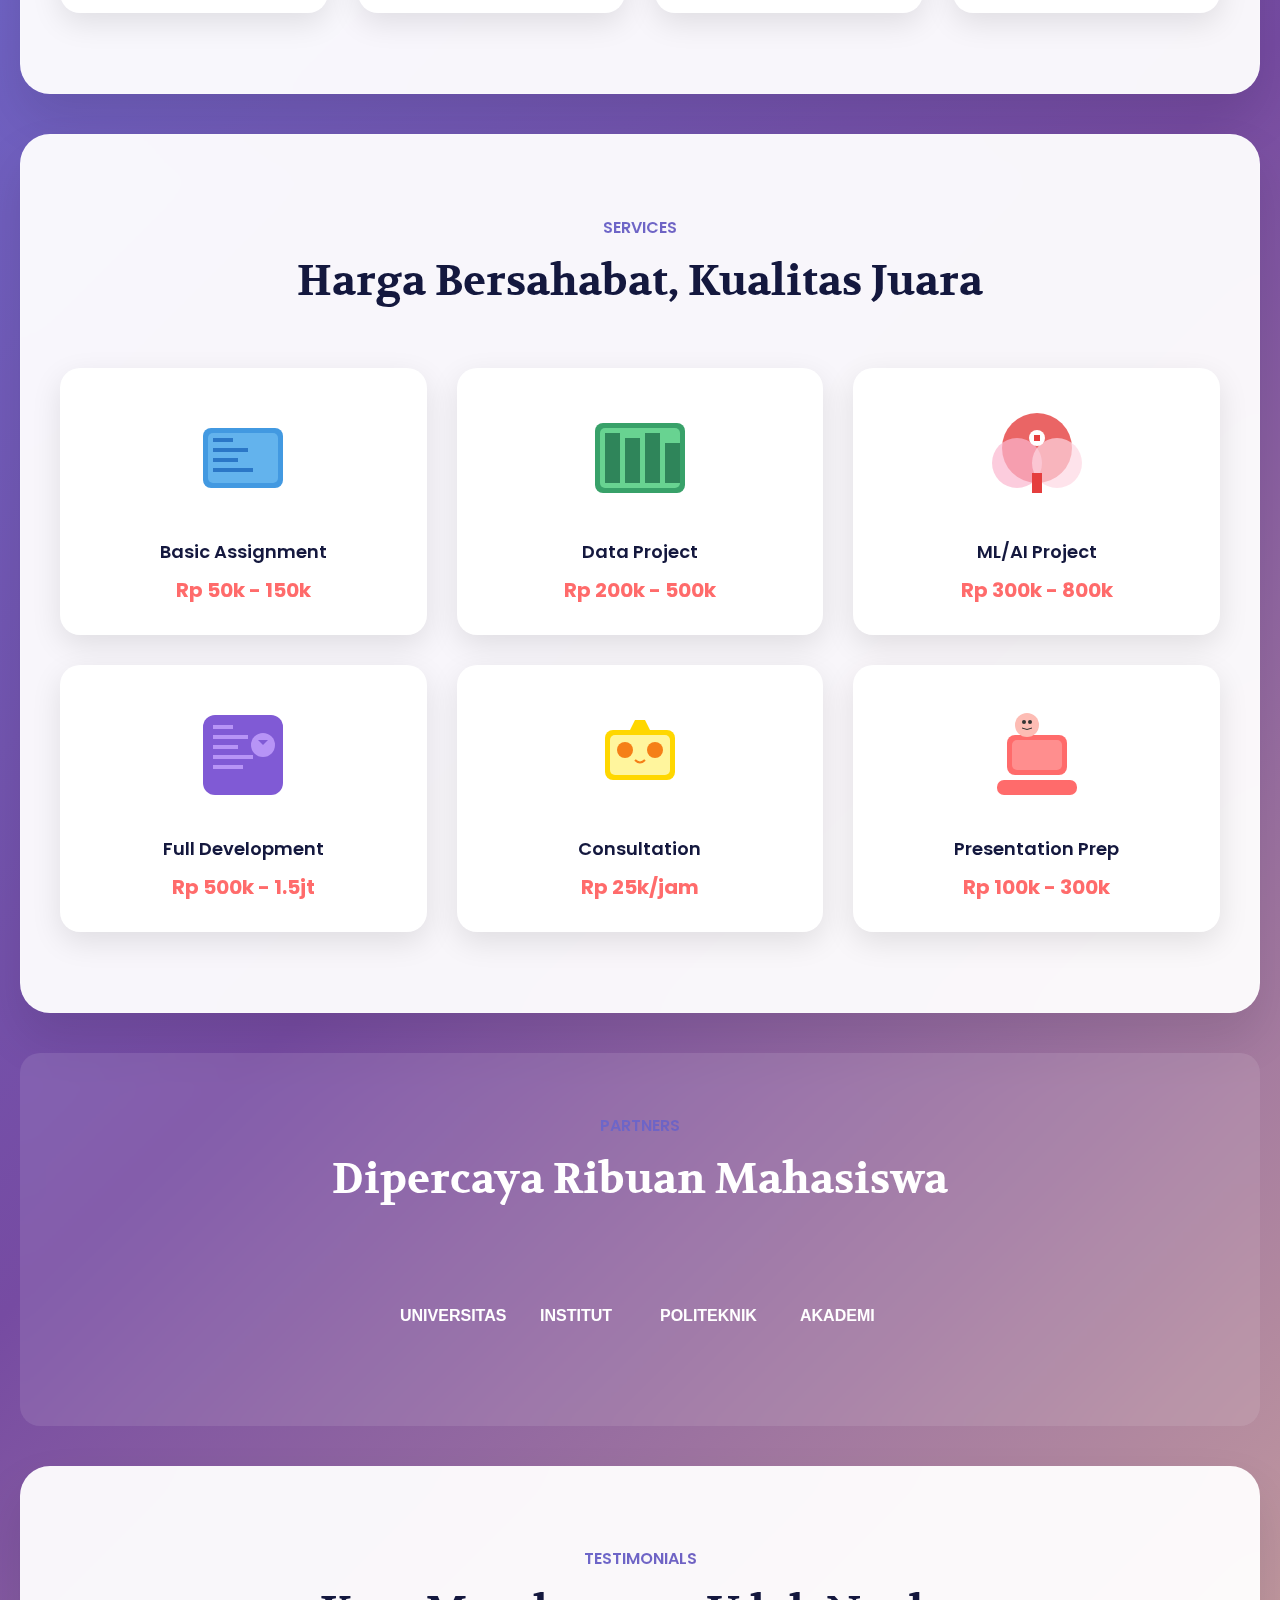
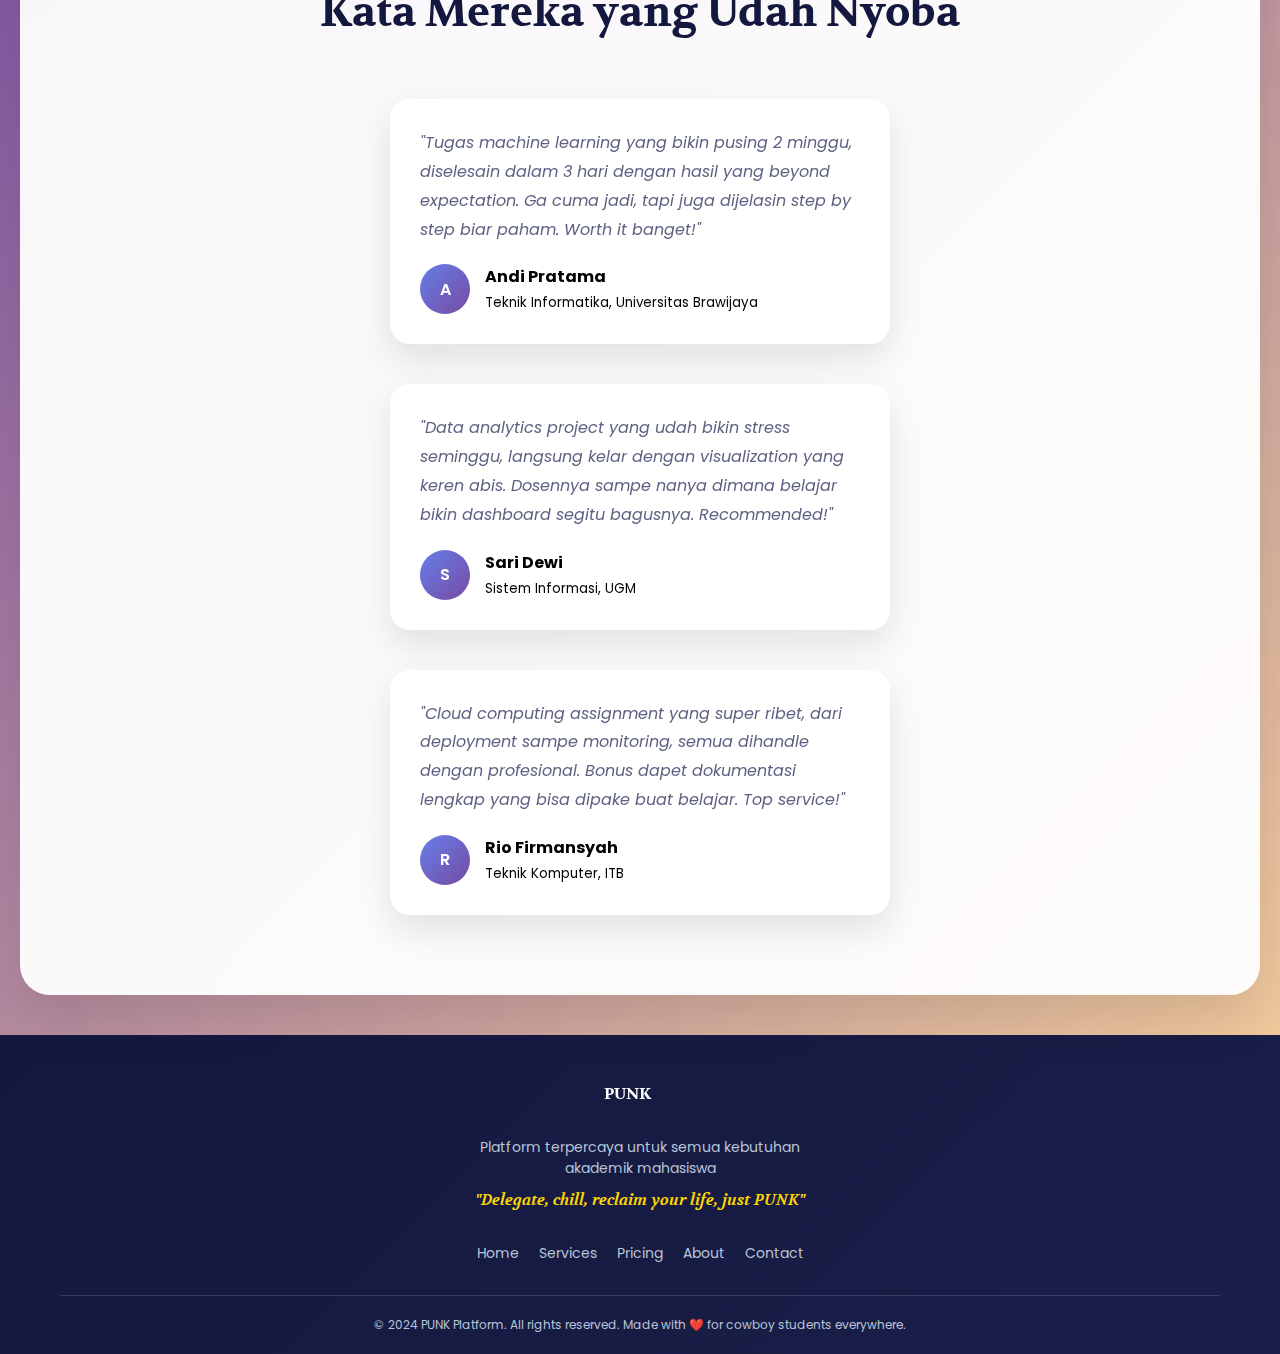
<file: test3.html>
<!doctype html>
<html lang=en>

<head>
    <meta charset=UTF-8>
    <meta name=viewport content="width=device-width,initial-scale=1">
    <meta name="description"
        content="Joki tugas kuliah untuk cowboy students! Serahin tugas coding, data, cloud, machine learning ke kita. Kualitas aman, deadline gas, lo tinggal santai dan tidur cantik.">
    <link rel=preconnect href=https://fonts.googleapis.com>
    <link rel=preconnect href=https://fonts.gstatic.com crossorigin>
    <link href="https://fonts.googleapis.com/css2?family=Volkhov:ital,wght@0,400;0,700;1,400;1,700&display=swap"
        rel="stylesheet">
    <link
        href="https://fonts.googleapis.com/css2?family=Poppins:ital,wght@0,100;0,200;0,300;0,400;0,500;0,600;0,700;0,800;0,900;1,100;1,200;1,300;1,400;1,500;1,600;1,700;1,800;1,900&display=swap"
        rel="stylesheet">
    <link href="https://fonts.googleapis.com/css2?family=Open+Sans:ital,wght@0,300..800;1,300..800&display=swap"
        rel="stylesheet">
    <link href="https://fonts.googleapis.com/css2?family=Montserrat:ital,wght@0,100..900;1,100..900&display=swap"
        rel="stylesheet">
    <title>PUNK Platform - Cowboy Students Assistant</title>
    <style>
        * {
            margin: 0;
            padding: 0;
            box-sizing: border-box;
        }

        html {
            scroll-behavior: smooth;
        }

        body {
            font-family: 'Poppins', sans-serif;
            background: linear-gradient(135deg, #667eea 0%, #764ba2 50%, #ffd89b 100%);
            min-height: 100vh;
            overflow-x: hidden;
            position: relative;
        }

        /* Animated Background */
        .bg-animation {
            position: fixed;
            top: 0;
            left: 0;
            width: 100%;
            height: 100vh;
            z-index: -1;
            background: linear-gradient(135deg, #667eea 0%, #764ba2 50%, #ffd89b 100%);
            background-size: 400% 400%;
            animation: gradientShift 8s ease infinite;
        }

        @keyframes gradientShift {
            0% {
                background-position: 0% 50%;
            }

            50% {
                background-position: 100% 50%;
            }

            100% {
                background-position: 0% 50%;
            }
        }

        /* Floating particles */
        .particles {
            position: fixed;
            width: 100%;
            height: 100%;
            top: 0;
            left: 0;
            z-index: -1;
        }

        .particle {
            position: absolute;
            background: rgba(255, 255, 255, 0.1);
            border-radius: 50%;
            animation: float 6s ease-in-out infinite;
        }

        .particle:nth-child(1) {
            width: 60px;
            height: 60px;
            top: 10%;
            left: 10%;
            animation-delay: 0s;
        }

        .particle:nth-child(2) {
            width: 40px;
            height: 40px;
            top: 20%;
            right: 15%;
            animation-delay: 2s;
        }

        .particle:nth-child(3) {
            width: 80px;
            height: 80px;
            bottom: 20%;
            left: 20%;
            animation-delay: 4s;
        }

        .particle:nth-child(4) {
            width: 30px;
            height: 30px;
            top: 60%;
            right: 30%;
            animation-delay: 6s;
        }

        @keyframes float {

            0%,
            100% {
                transform: translateY(0px) rotate(0deg);
                opacity: 0.3;
            }

            33% {
                transform: translateY(-20px) rotate(120deg);
                opacity: 0.6;
            }

            66% {
                transform: translateY(10px) rotate(240deg);
                opacity: 0.9;
            }
        }

        .container {
            max-width: 1200px;
            margin: 0 auto;
            padding: 0 20px;
        }

        /* Header */
        .header {
            padding: 20px 0;
            position: relative;
            z-index: 100;
        }

        .nav {
            margin-top: 20px;
            display: flex;
            justify-content: space-between;
            align-items: center;
            background: rgba(255, 255, 255, 0.15);
            backdrop-filter: blur(20px);
            border-radius: 50px;
            padding: 15px 30px;
            box-shadow: 0 8px 32px rgba(0, 0, 0, 0.1);
            border: 1px solid rgba(255, 255, 255, 0.2);
        }

        .logo-img {
            width: 80px;
            height: 40px;
            object-fit: contain;
            transition: all 0.3s ease;
        }

        .logo-img:hover {
            transform: scale(1.1) rotate(-2deg);
            filter: drop-shadow(0 0 15px rgba(255, 215, 0, 0.8));
        }

        .btn-contact-us {
            padding: 12px 24px;
            font-weight: 600;
            font-size: 14px;
            color: #fff;
            background: linear-gradient(135deg, #ff6b6b, #feca57);
            border: none;
            border-radius: 25px;
            text-decoration: none;
            transition: all 0.3s ease;
            box-shadow: 0 4px 15px rgba(255, 107, 107, 0.3);
        }

        .btn-contact-us:hover {
            transform: translateY(-2px);
            box-shadow: 0 8px 25px rgba(255, 107, 107, 0.4);
        }

        /* Hero Section */
        .hero {
            padding: 40px 0 80px;
            text-align: center;
            position: relative;
        }

        .hero-content {
            max-width: 600px;
            margin: 0 auto;
            position: relative;
            z-index: 2;
        }

        .judul-cowboy {
            font-weight: 700;
            font-size: 16px;
            color: #fff;
            margin-bottom: 20px;
            background: rgba(255, 255, 255, 0.2);
            backdrop-filter: blur(10px);
            padding: 10px 20px;
            border-radius: 25px;
            display: inline-block;
            border: 1px solid rgba(255, 255, 255, 0.3);
            animation: glow 2s ease-in-out infinite alternate;
        }

        @keyframes glow {
            from {
                box-shadow: 0 0 20px rgba(255, 255, 255, 0.3);
            }

            to {
                box-shadow: 0 0 30px rgba(255, 255, 255, 0.6);
            }
        }

        .hero-image-m {
            margin: 30px 0;
            animation: bounceIn 1s ease-out;
        }

        @keyframes bounceIn {
            0% {
                opacity: 0;
                transform: scale(0.3);
            }

            50% {
                opacity: 1;
                transform: scale(1.05);
            }

            70% {
                transform: scale(0.9);
            }

            100% {
                opacity: 1;
                transform: scale(1);
            }
        }

        .edu-img-m {
            width: 100%;
            max-width: 350px;
            height: auto;
            border-radius: 20px;
            filter: drop-shadow(0 20px 40px rgba(0, 0, 0, 0.3));
            transition: all 0.3s ease;
        }

        .edu-img-m:hover {
            transform: scale(1.05) rotate(2deg);
        }

        .tagline-hero {
            font-family: 'Volkhov', serif;
            font-weight: 700;
            font-size: clamp(32px, 8vw, 48px);
            line-height: 1.2;
            color: #fff;
            margin-bottom: 20px;
            text-shadow: 2px 2px 4px rgba(0, 0, 0, 0.3);
            animation: slideUp 0.8s ease-out 0.3s both;
        }

        @keyframes slideUp {
            from {
                opacity: 0;
                transform: translateY(30px);
            }

            to {
                opacity: 1;
                transform: translateY(0);
            }
        }

        .copy-santai {
            font-weight: 400;
            font-size: 16px;
            line-height: 1.6;
            color: rgba(255, 255, 255, 0.9);
            margin-bottom: 40px;
            background: rgba(255, 255, 255, 0.1);
            backdrop-filter: blur(10px);
            padding: 20px;
            border-radius: 15px;
            border: 1px solid rgba(255, 255, 255, 0.2);
            text-align: justify;
            animation: slideUp 0.8s ease-out 0.6s both;
        }

        .btn-main {
            font-family: 'Poppins', sans-serif;
            font-weight: 600;
            font-size: 18px;
            padding: 18px 40px;
            border-radius: 50px;
            background: linear-gradient(135deg, #ffd700 0%, #ffed4e 100%);
            border: none;
            color: #333;
            cursor: pointer;
            transition: all 0.3s ease;
            box-shadow: 0 10px 30px rgba(255, 215, 0, 0.4);
            position: relative;
            overflow: hidden;
            animation: slideUp 0.8s ease-out 0.9s both;
        }

        .btn-main:before {
            content: '';
            position: absolute;
            top: 0;
            left: -100%;
            width: 100%;
            height: 100%;
            background: linear-gradient(90deg, transparent, rgba(255, 255, 255, 0.4), transparent);
            transition: left 0.5s;
        }

        .btn-main:hover:before {
            left: 100%;
        }

        .btn-main:hover {
            transform: translateY(-3px);
            box-shadow: 0 15px 40px rgba(255, 215, 0, 0.6);
        }

        /* Category Section */
        .category-section {
            padding: 80px 0;
            background: rgba(255, 255, 255, 0.95);
            backdrop-filter: blur(20px);
            margin: 40px 20px;
            border-radius: 30px;
            box-shadow: 0 25px 50px rgba(0, 0, 0, 0.1);
            border: 1px solid rgba(255, 255, 255, 0.2);
        }

        .section-header {
            text-align: center;
            margin-bottom: 60px;
        }

        .section-label {
            font-weight: 600;
            font-size: 16px;
            color: #667eea;
            margin-bottom: 15px;
            background: linear-gradient(135deg, #667eea, #764ba2);
            -webkit-background-clip: text;
            -webkit-text-fill-color: transparent;
            background-clip: text;
        }

        .section-title {
            font-family: 'Volkhov', serif;
            font-weight: 700;
            font-size: clamp(28px, 6vw, 42px);
            color: #14183e;
            margin-bottom: 20px;
        }

        .categories-grid {
            display: grid;
            grid-template-columns: repeat(auto-fit, minmax(250px, 1fr));
            gap: 30px;
            margin-top: 40px;
        }

        .category-card {
            background: #fff;
            padding: 30px 20px;
            text-align: center;
            border-radius: 20px;
            transition: all 0.3s ease;
            box-shadow: 0 10px 30px rgba(0, 0, 0, 0.1);
            border: 1px solid rgba(255, 255, 255, 0.2);
            position: relative;
            overflow: hidden;
        }

        .category-card:before {
            content: '';
            position: absolute;
            top: 0;
            left: 0;
            right: 0;
            height: 4px;
            background: linear-gradient(135deg, #667eea, #764ba2);
            transform: scaleX(0);
            transition: transform 0.3s;
        }

        .category-card:hover:before {
            transform: scaleX(1);
        }

        .category-card:hover {
            transform: translateY(-10px);
            box-shadow: 0 20px 40px rgba(0, 0, 0, 0.15);
        }

        .card-icon {
            margin: 0 auto 20px;
            display: flex;
            align-items: center;
            justify-content: center;
        }

        .card-icon img {
            width: 80px;
            height: 80px;
            object-fit: contain;
            transition: all 0.3s ease;
        }

        .category-card:hover .card-icon img {
            transform: scale(1.1) rotate(5deg);
        }

        .card-title {
            font-weight: 600;
            font-size: 18px;
            color: #14183e;
            margin-bottom: 15px;
        }

        .card-desc {
            font-weight: 400;
            font-size: 14px;
            line-height: 1.6;
            color: #5e6282;
        }

        /* Services Section */
        .services-section {
            padding: 80px 0;
            background: rgba(255, 255, 255, 0.95);
            backdrop-filter: blur(20px);
            margin: 40px 20px;
            border-radius: 30px;
            box-shadow: 0 25px 50px rgba(0, 0, 0, 0.1);
            border: 1px solid rgba(255, 255, 255, 0.2);
        }

        .services-grid {
            display: grid;
            grid-template-columns: repeat(auto-fit, minmax(280px, 1fr));
            gap: 30px;
            margin-top: 40px;
        }

        .service-card {
            background: #fff;
            padding: 30px 20px;
            text-align: center;
            border-radius: 20px;
            transition: all 0.3s ease;
            box-shadow: 0 10px 30px rgba(0, 0, 0, 0.1);
            position: relative;
            overflow: hidden;
        }

        .service-card:hover {
            transform: translateY(-10px);
            box-shadow: 0 20px 40px rgba(0, 0, 0, 0.15);
        }

        .service-img {
            width: 120px;
            height: 120px;
            margin: 0 auto 20px;
            border-radius: 15px;
            overflow: hidden;
            transition: all 0.3s ease;
        }

        .service-img img {
            width: 100%;
            height: 100%;
            object-fit: cover;
            transition: all 0.3s ease;
        }

        .service-card:hover .service-img img {
            transform: scale(1.1);
        }

        .service-name {
            font-weight: 600;
            font-size: 18px;
            color: #14183e;
            margin-bottom: 10px;
        }

        .service-price {
            font-weight: 700;
            font-size: 20px;
            color: #ff6b6b;
        }

        /* Partners Section */
        .partners-section {
            padding: 60px 0;
            text-align: center;
            background: rgba(255, 255, 255, 0.1);
            backdrop-filter: blur(10px);
            margin: 40px 20px;
            border-radius: 20px;
        }

        .logo-lineup {
            margin-top: 30px;
            display: flex;
            justify-content: center;
            align-items: center;
            flex-wrap: wrap;
            gap: 20px;
            padding: 20px 0;
        }

        .logo-lineup img {
            height: 60px;
            width: auto;
            filter: grayscale(100%) opacity(0.6);
            transition: all 0.3s ease;
        }

        .logo-lineup img:hover {
            filter: grayscale(0%) opacity(1);
            transform: scale(1.1);
        }

        /* Testimonials */
        .testimonials-section {
            padding: 80px 0;
            background: rgba(255, 255, 255, 0.95);
            backdrop-filter: blur(20px);
            margin: 40px 20px;
            border-radius: 30px;
            box-shadow: 0 25px 50px rgba(0, 0, 0, 0.1);
        }

        .testimonials-content {
            display: flex;
            flex-direction: column;
            gap: 40px;
            align-items: center;
        }

        .testimonial-container {
            background: #fff;
            padding: 30px;
            border-radius: 20px;
            max-width: 500px;
            box-shadow: 0 15px 35px rgba(0, 0, 0, 0.1);
            position: relative;
        }

        .testimonial-quote {
            font-size: 16px;
            font-weight: 400;
            line-height: 1.8;
            color: #5e6282;
            margin-bottom: 20px;
            font-style: italic;
        }

        .testimonial-author {
            display: flex;
            align-items: center;
            gap: 15px;
        }

        .author-avatar {
            width: 50px;
            height: 50px;
            border-radius: 50%;
            background: linear-gradient(135deg, #667eea, #764ba2);
            display: flex;
            align-items: center;
            justify-content: center;
            color: #fff;
            font-weight: 600;
        }

        /* Footer */
        .footer {
            background: linear-gradient(135deg, #14183e 0%, #1a1f4a 100%);
            padding: 40px 0 20px;
            margin-top: 40px;
        }

        .footer-content {
            display: flex;
            flex-direction: column;
            gap: 30px;
            align-items: center;
            text-align: center;
        }

        .footer-brand {
            max-width: 350px;
        }

        .footer-logo {
            width: 80px;
            height: auto;
            margin-bottom: 15px;
            filter: brightness(0) invert(1);
            transition: all 0.3s ease;
        }

        .footer-logo:hover {
            filter: brightness(0) invert(1) drop-shadow(0 0 10px rgba(255, 215, 0, 0.8));
            transform: scale(1.05);
        }

        .footer-motto {
            font-size: 14px;
            color: #b8c5d6;
            margin-bottom: 10px;
        }

        .footer-tagline {
            font-family: 'Volkhov', serif;
            font-weight: 700;
            font-size: 16px;
            color: #ffd700;
            font-style: italic;
        }

        .footer-links {
            list-style: none;
            display: flex;
            gap: 20px;
            flex-wrap: wrap;
            justify-content: center;
        }

        .footer-link {
            color: #b8c5d6;
            text-decoration: none;
            font-size: 14px;
            transition: all 0.3s ease;
        }

        .footer-link:hover {
            color: #ffd700;
            transform: translateY(-2px);
        }

        .footer-bottom {
            margin-top: 30px;
            padding-top: 20px;
            border-top: 1px solid rgba(184, 197, 214, 0.2);
            text-align: center;
        }

        .footer-copyright {
            font-size: 12px;
            color: #b8c5d6;
        }

        /* Modal styles */
        .modal {
            display: none;
            position: fixed;
            z-index: 1000;
            left: 0;
            top: 0;
            width: 100%;
            height: 100%;
            background-color: rgba(0, 0, 0, 0.6);
            backdrop-filter: blur(5px);
        }

        .modal-content {
            background: #fff;
            margin: 10% auto;
            padding: 0;
            border-radius: 20px;
            width: 90%;
            max-width: 500px;
            max-height: 70vh;
            overflow: hidden;
            box-shadow: 0 25px 50px rgba(0, 0, 0, 0.3);
            animation: modalSlideIn 0.3s ease-out;
        }

        @keyframes modalSlideIn {
            from {
                opacity: 0;
                transform: translateY(-50px) scale(0.9);
            }

            to {
                opacity: 1;
                transform: translateY(0) scale(1);
            }
        }

        .modal-header {
            background: linear-gradient(135deg, #667eea, #764ba2);
            padding: 20px;
            color: #fff;
            position: relative;
        }

        .modal-title {
            font-family: 'Volkhov', serif;
            font-weight: 700;
            font-size: 20px;
            margin: 0;
        }

        .close {
            position: absolute;
            right: 15px;
            top: 15px;
            color: #fff;
            font-size: 24px;
            font-weight: 700;
            cursor: pointer;
            width: 30px;
            height: 30px;
            display: flex;
            align-items: center;
            justify-content: center;
            border-radius: 50%;
            transition: all 0.3s ease;
        }

        .close:hover {
            background-color: rgba(255, 255, 255, 0.2);
            transform: rotate(90deg);
        }

        .modal-body {
            padding: 20px;
            line-height: 1.6;
            color: #5e6282;
            overflow-y: auto;
            max-height: 50vh;
        }

        .modal-body h3 {
            color: #14183e;
            font-weight: 600;
            margin: 15px 0 10px;
            font-size: 16px;
        }

        .modal-body p {
            margin-bottom: 10px;
            font-size: 14px;
        }

        .modal-body ul {
            margin-left: 15px;
            margin-bottom: 15px;
        }

        .modal-body li {
            margin-bottom: 5px;
            font-size: 14px;
        }

        /* Mobile Responsive */
        @media (max-width: 768px) {
            .container {
                padding: 0 15px;
            }

            .nav {
                padding: 10px 20px;
                margin-top: 10px;
            }

            .hero {
                padding: 30px 0 60px;
            }

            .category-section,
            .services-section,
            .testimonials-section {
                margin: 20px 10px;
                padding: 60px 0;
            }

            .partners-section {
                margin: 20px 10px;
                padding: 40px 0;
            }

            .categories-grid,
            .services-grid {
                grid-template-columns: 1fr;
                gap: 20px;
            }

            .modal-content {
                margin: 20% auto;
                width: 95%;
            }

            .logo-lineup img {
                height: 40px;
            }
        }

        @media (max-width: 480px) {
            .tagline-hero {
                font-size: clamp(24px, 8vw, 32px);
            }

            .copy-santai {
                font-size: 14px;
                padding: 15px;
            }

            .btn-main {
                font-size: 16px;
                padding: 15px 30px;
            }

            .section-title {
                font-size: clamp(24px, 6vw, 32px);
            }

            .card-icon img {
                width: 60px;
                height: 60px;
            }

            .service-img {
                width: 100px;
                height: 100px;
            }
        }
    </style>
</head>

<body>
    <div class="bg-animation"></div>
    <div class="particles">
        <div class="particle"></div>
        <div class="particle"></div>
        <div class="particle"></div>
        <div class="particle"></div>
    </div>

    <header class="header">
        <div class="container">
            <nav class="nav">
                <svg class="logo-img" viewBox="0 0 200 100" xmlns="http://www.w3.org/2000/svg">
                    <text x="10" y="60" font-family="Volkhov, serif" font-size="40" font-weight="700"
                        fill="#fff">PUNK</text>
                </svg>
                <a href="https://wa.me/62XXXXXXXXXXX" target="_blank" class="btn-contact-us">Contact Us</a>
            </nav>
        </div>
    </header>

    <section id="1" class="hero">
        <div class="container">
            <div class="hero-content">
                <p class="judul-cowboy">BEST SOLUTION FOR COWBOY STUDENTS</p>
                <div class="hero-image-m">
                    <svg class="edu-img-m" viewBox="0 0 400 300" xmlns="http://www.w3.org/2000/svg">
                        <!-- Student character -->
                        <circle cx="200" cy="120" r="40" fill="#fdbcb4" stroke="#333" stroke-width="2" />
                        <circle cx="190" cy="110" r="3" fill="#333" />
                        <circle cx="210" cy="110" r="3" fill="#333" />
                        <path d="M 185 130 Q 200 140 215 130" stroke="#333" stroke-width="2" fill="none" />

                        <!-- Laptop -->
                        <rect x="150" y="180" width="100" height="60" fill="#333" rx="5" />
                        <rect x="155" y="185" width="90" height="50" fill="#4299e1" rx="3" />

                        <!-- Books -->
                        <rect x="100" y="200" width="30" height="40" fill="#e53e3e" rx="2" />
                        <rect x="270" y="190" width="30" height="50" fill="#38a169" rx="2" />

                        <!-- Graduation cap -->
                        <polygon points="180,80 220,80 210,70 190,70" fill="#333" />
                        <rect x="200" y="75" width="20" height="2" fill="#333" />
                    </svg>
                </div>
                <h1 class="tagline-hero">
                    Delegate, chill,<br>
                    reclaim your life,<br>
                    just PUNK
                </h1>
                <p class="copy-santai">
                    Tugas numpuk? Kepala mau meledak?
                    Tenang, kita di sini buat bantu lo pahamin dan kelarin dengan cara yang enak.
                    Kualitas? Jelas. Deadline? Kita patuhin. Lo tinggal fokus belajar, kita dampingin!
                </p>
                <button class="btn-main" onclick="handleCTA()">Find out more ✨</button>
            </div>
        </div>
    </section>

    <section id="2" class="category-section">
        <div class="container">
            <div class="section-header">
                <p class="section-label">CATEGORY</p>
                <h2 class="section-title">Support Jalan Kualitas Aman</h2>
            </div>
            <div class="categories-grid">
                <div class="category-card">
                    <div class="card-icon">
                        <svg width="80" height="80" viewBox="0 0 100 100" xmlns="http://www.w3.org/2000/svg">
                            <rect x="20" y="40" width="60" height="40" fill="#4299e1" rx="5" />
                            <rect x="25" y="45" width="50" height="30" fill="#63b3ed" rx="3" />
                            <circle cx="30" cy="30" r="3" fill="#4299e1" />
                            <circle cx="50" cy="25" r="4" fill="#4299e1" />
                            <circle cx="70" cy="30" r="3" fill="#4299e1" />
                        </svg>
                    </div>
                    <h3 class="card-title">Cloud Computing</h3>
                    <p class="card-desc">Resource di Cloud? Kita bantu kelola biar sistem ga terkendala.</p>
                </div>
                <div class="category-card">
                    <div class="card-icon">
                        <svg width="80" height="80" viewBox="0 0 100 100" xmlns="http://www.w3.org/2000/svg">
                            <rect x="20" y="30" width="60" height="50" fill="#38a169" rx="5" />
                            <rect x="25" y="35" width="10" height="40" fill="#68d391" />
                            <rect x="40" y="40" width="10" height="35" fill="#68d391" />
                            <rect x="55" y="35" width="10" height="40" fill="#68d391" />
                            <rect x="70" y="45" width="10" height="30" fill="#68d391" />
                        </svg>
                    </div>
                    <h3 class="card-title">Data Analytics</h3>
                    <p class="card-desc">Data bingung? Kita olah jadi insight yang bikin dosen kagum.</p>
                </div>
                <div class="category-card">
                    <div class="card-icon">
                        <svg width="80" height="80" viewBox="0 0 100 100" xmlns="http://www.w3.org/2000/svg">
                            <circle cx="50" cy="40" r="25" fill="#e53e3e" opacity="0.8" />
                            <circle cx="35" cy="55" r="20" fill="#fbb6ce" opacity="0.7" />
                            <circle cx="65" cy="55" r="20" fill="#fed7e2" opacity="0.7" />
                            <rect x="45" y="65" width="10" height="15" fill="#e53e3e" />
                        </svg>
                    </div>
                    <h3 class="card-title">Machine Learning</h3>
                    <p class="card-desc">Model AI susah? Kita training sampe akurat dan siap presentasi.</p>
                </div>
                <div class="category-card">
                    <div class="card-icon">
                        <svg width="80" height="80" viewBox="0 0 100 100" xmlns="http://www.w3.org/2000/svg">
                            <rect x="20" y="20" width="60" height="60" fill="#805ad5" rx="10" />
                            <rect x="30" y="30" width="15" height="3" fill="#b794f6" />
                            <rect x="30" y="40" width="25" height="3" fill="#b794f6" />
                            <rect x="30" y="50" width="20" height="3" fill="#b794f6" />
                            <rect x="30" y="60" width="30" height="3" fill="#b794f6" />
                            <circle cx="65" cy="45" r="8" fill="#b794f6" />
                        </svg>
                    </div>
                    <h3 class="card-title">Programming</h3>
                    <p class="card-desc">Code error melulu? Kita debug sampe clean dan running sempurna.</p>
                </div>
            </div>
        </div>
    </section>

    <section id="3" class="services-section">
        <div class="container">
            <div class="section-header">
                <p class="section-label">SERVICES</p>
                <h2 class="section-title">Harga Bersahabat, Kualitas Juara</h2>
            </div>
            <div class="services-grid">
                <div class="service-card">
                    <div class="service-img">
                        <svg width="120" height="120" viewBox="0 0 120 120" xmlns="http://www.w3.org/2000/svg">
                            <rect x="20" y="30" width="80" height="60" fill="#4299e1" rx="8" />
                            <rect x="25" y="35" width="70" height="50" fill="#63b3ed" rx="5" />
                            <rect x="30" y="40" width="20" height="4" fill="#2b77c7" />
                            <rect x="30" y="50" width="35" height="4" fill="#2b77c7" />
                            <rect x="30" y="60" width="25" height="4" fill="#2b77c7" />
                            <rect x="30" y="70" width="40" height="4" fill="#2b77c7" />
                        </svg>
                    </div>
                    <h3 class="service-name">Basic Assignment</h3>
                    <p class="service-price">Rp 50k - 150k</p>
                </div>
                <div class="service-card">
                    <div class="service-img">
                        <svg width="120" height="120" viewBox="0 0 120 120" xmlns="http://www.w3.org/2000/svg">
                            <rect x="15" y="25" width="90" height="70" fill="#38a169" rx="8" />
                            <rect x="20" y="30" width="80" height="60" fill="#68d391" rx="5" />
                            <rect x="25" y="35" width="15" height="50" fill="#2f855a" />
                            <rect x="45" y="40" width="15" height="45" fill="#2f855a" />
                            <rect x="65" y="35" width="15" height="50" fill="#2f855a" />
                            <rect x="85" y="45" width="15" height="40" fill="#2f855a" />
                        </svg>
                    </div>
                    <h3 class="service-name">Data Project</h3>
                    <p class="service-price">Rp 200k - 500k</p>
                </div>
                <div class="service-card">
                    <div class="service-img">
                        <svg width="120" height="120" viewBox="0 0 120 120" xmlns="http://www.w3.org/2000/svg">
                            <circle cx="60" cy="50" r="35" fill="#e53e3e" opacity="0.8" />
                            <circle cx="40" cy="65" r="25" fill="#fbb6ce" opacity="0.7" />
                            <circle cx="80" cy="65" r="25" fill="#fed7e2" opacity="0.7" />
                            <rect x="55" y="75" width="10" height="20" fill="#e53e3e" />
                            <circle cx="60" cy="40" r="8" fill="#fff" />
                            <rect x="57" y="37" width="6" height="6" fill="#e53e3e" />
                        </svg>
                    </div>
                    <h3 class="service-name">ML/AI Project</h3>
                    <p class="service-price">Rp 300k - 800k</p>
                </div>
                <div class="service-card">
                    <div class="service-img">
                        <svg width="120" height="120" viewBox="0 0 120 120" xmlns="http://www.w3.org/2000/svg">
                            <rect x="20" y="20" width="80" height="80" fill="#805ad5" rx="12" />
                            <rect x="30" y="30" width="20" height="4" fill="#b794f6" />
                            <rect x="30" y="40" width="35" height="4" fill="#b794f6" />
                            <rect x="30" y="50" width="25" height="4" fill="#b794f6" />
                            <rect x="30" y="60" width="40" height="4" fill="#b794f6" />
                            <rect x="30" y="70" width="30" height="4" fill="#b794f6" />
                            <circle cx="80" cy="50" r="12" fill="#b794f6" />
                            <polygon points="75,45 80,50 85,45" fill="#805ad5" />
                        </svg>
                    </div>
                    <h3 class="service-name">Full Development</h3>
                    <p class="service-price">Rp 500k - 1.5jt</p>
                </div>
                <div class="service-card">
                    <div class="service-img">
                        <svg width="120" height="120" viewBox="0 0 120 120" xmlns="http://www.w3.org/2000/svg">
                            <rect x="25" y="35" width="70" height="50" fill="#ffd700" rx="8" />
                            <rect x="30" y="40" width="60" height="40" fill="#fff59d" rx="5" />
                            <circle cx="45" cy="55" r="8" fill="#f57f17" />
                            <circle cx="75" cy="55" r="8" fill="#f57f17" />
                            <path d="M 55 65 Q 60 70 65 65" stroke="#f57f17" stroke-width="2" fill="none" />
                            <polygon points="55,25 65,25 70,35 50,35" fill="#ffd700" />
                        </svg>
                    </div>
                    <h3 class="service-name">Consultation</h3>
                    <p class="service-price">Rp 25k/jam</p>
                </div>
                <div class="service-card">
                    <div class="service-img">
                        <svg width="120" height="120" viewBox="0 0 120 120" xmlns="http://www.w3.org/2000/svg">
                            <rect x="30" y="40" width="60" height="40" fill="#ff6b6b" rx="8" />
                            <rect x="35" y="45" width="50" height="30" fill="#ff8e8e" rx="5" />
                            <circle cx="50" cy="30" r="12" fill="#fdbcb4" />
                            <circle cx="47" cy="27" r="2" fill="#333" />
                            <circle cx="53" cy="27" r="2" fill="#333" />
                            <path d="M 45 33 Q 50 36 55 33" stroke="#333" stroke-width="1" fill="none" />
                            <rect x="20" y="85" width="80" height="15" fill="#ff6b6b" rx="7" />
                        </svg>
                    </div>
                    <h3 class="service-name">Presentation Prep</h3>
                    <p class="service-price">Rp 100k - 300k</p>
                </div>
            </div>
        </div>
    </section>

    <section id="4" class="partners-section">
        <div class="container">
            <div class="section-header">
                <p class="section-label" style="color: rgba(255, 255, 255, 0.8);">PARTNERS</p>
                <h2 class="section-title" style="color: #fff;">Dipercaya Ribuan Mahasiswa</h2>
            </div>
            <div class="logo-lineup">
                <svg width="120" height="60" viewBox="0 0 120 60" xmlns="http://www.w3.org/2000/svg">
                    <text x="10" y="35" font-family="Arial, sans-serif" font-size="16" font-weight="600"
                        fill="#fff">UNIVERSITAS</text>
                </svg>
                <svg width="100" height="60" viewBox="0 0 100 60" xmlns="http://www.w3.org/2000/svg">
                    <text x="10" y="35" font-family="Arial, sans-serif" font-size="16" font-weight="600"
                        fill="#fff">INSTITUT</text>
                </svg>
                <svg width="120" height="60" viewBox="0 0 120 60" xmlns="http://www.w3.org/2000/svg">
                    <text x="10" y="35" font-family="Arial, sans-serif" font-size="16" font-weight="600"
                        fill="#fff">POLITEKNIK</text>
                </svg>
                <svg width="100" height="60" viewBox="0 0 100 60" xmlns="http://www.w3.org/2000/svg">
                    <text x="10" y="35" font-family="Arial, sans-serif" font-size="16" font-weight="600"
                        fill="#fff">AKADEMI</text>
                </svg>
            </div>
        </div>
    </section>

    <section id="5" class="testimonials-section">
        <div class="container">
            <div class="section-header">
                <p class="section-label">TESTIMONIALS</p>
                <h2 class="section-title">Kata Mereka yang Udah Nyoba</h2>
            </div>
            <div class="testimonials-content">
                <div class="testimonial-container">
                    <p class="testimonial-quote">
                        "Tugas machine learning yang bikin pusing 2 minggu, diselesain dalam 3 hari dengan hasil yang
                        beyond expectation.
                        Ga cuma jadi, tapi juga dijelasin step by step biar paham. Worth it banget!"
                    </p>
                    <div class="testimonial-author">
                        <div class="author-avatar">A</div>
                        <div>
                            <strong>Andi Pratama</strong><br>
                            <small>Teknik Informatika, Universitas Brawijaya</small>
                        </div>
                    </div>
                </div>

                <div class="testimonial-container">
                    <p class="testimonial-quote">
                        "Data analytics project yang udah bikin stress seminggu, langsung kelar dengan visualization
                        yang keren abis.
                        Dosennya sampe nanya dimana belajar bikin dashboard segitu bagusnya. Recommended!"
                    </p>
                    <div class="testimonial-author">
                        <div class="author-avatar">S</div>
                        <div>
                            <strong>Sari Dewi</strong><br>
                            <small>Sistem Informasi, UGM</small>
                        </div>
                    </div>
                </div>

                <div class="testimonial-container">
                    <p class="testimonial-quote">
                        "Cloud computing assignment yang super ribet, dari deployment sampe monitoring, semua dihandle
                        dengan profesional.
                        Bonus dapet dokumentasi lengkap yang bisa dipake buat belajar. Top service!"
                    </p>
                    <div class="testimonial-author">
                        <div class="author-avatar">R</div>
                        <div>
                            <strong>Rio Firmansyah</strong><br>
                            <small>Teknik Komputer, ITB</small>
                        </div>
                    </div>
                </div>
            </div>
        </div>
    </section>

    <footer class="footer">
        <div class="container">
            <div class="footer-content">
                <div class="footer-brand">
                    <svg class="footer-logo" viewBox="0 0 200 100" xmlns="http://www.w3.org/2000/svg">
                        <text x="10" y="60" font-family="Volkhov, serif" font-size="40" font-weight="700"
                            fill="currentColor">PUNK</text>
                    </svg>
                    <p class="footer-motto">Platform terpercaya untuk semua kebutuhan akademik mahasiswa</p>
                    <p class="footer-tagline">"Delegate, chill, reclaim your life, just PUNK"</p>
                </div>

                <ul class="footer-links">
                    <li><a href="#1" class="footer-link">Home</a></li>
                    <li><a href="#2" class="footer-link">Services</a></li>
                    <li><a href="#3" class="footer-link">Pricing</a></li>
                    <li><a href="#4" class="footer-link">About</a></li>
                    <li><a href="https://wa.me/62XXXXXXXXXXX" target="_blank" class="footer-link">Contact</a></li>
                </ul>
            </div>

            <div class="footer-bottom">
                <p class="footer-copyright">
                    © 2024 PUNK Platform. All rights reserved. Made with ❤️ for cowboy students everywhere.
                </p>
            </div>
        </div>
    </footer>

    <!-- Modals -->
    <div id="infoModal" class="modal">
        <div class="modal-content">
            <div class="modal-header">
                <h2 class="modal-title">Kenapa Pilih PUNK Platform?</h2>
                <span class="close">&times;</span>
            </div>
            <div class="modal-body">
                <h3>🎯 Fokus pada Kualitas</h3>
                <p>Setiap project dikerjakan oleh expert yang berpengalaman di bidangnya. Kita ga cuma asal jadi, tapi
                    memastikan hasil yang berkualitas tinggi.</p>

                <h3>⚡ Deadline Selalu Tepat</h3>
                <p>Sistem manajemen project yang ketat memastikan semua tugas selesai tepat waktu. No drama, no excuse.
                </p>

                <h3>🤝 Support Penuh</h3>
                <p>Bukan cuma ngerjain terus kabur. Kita kasih penjelasan detail, dokumentasi lengkap, dan siap
                    konsultasi untuk memastikan lo paham.</p>

                <h3>💰 Harga Transparan</h3>
                <p>No hidden cost, pricing yang jelas dari awal. Sesuai budget mahasiswa tapi kualitas premium.</p>

                <h3>🔒 Keamanan Terjamin</h3>
                <p>Data dan project lo aman 100%. Kita pake enkripsi dan ga akan bocor ke mana-mana.</p>

                <h3>📞 Available 24/7</h3>
                <p>Butuh bantuan urgent? Tim support kita standby 24 jam buat handle request dan pertanyaan lo.</p>
            </div>
        </div>
    </div>

    <script>
        // Handle CTA button click
        function handleCTA() {
            document.getElementById('infoModal').style.display = 'block';
        }

        // Modal functionality
        const modal = document.getElementById('infoModal');
        const closeBtn = document.querySelector('.close');

        closeBtn.onclick = function () {
            modal.style.display = 'none';
        }

        window.onclick = function (event) {
            if (event.target === modal) {
                modal.style.display = 'none';
            }
        }

        // Smooth scrolling for navigation links
        document.querySelectorAll('a[href^="#"]').forEach(anchor => {
            anchor.addEventListener('click', function (e) {
                e.preventDefault();
                const target = document.querySelector(this.getAttribute('href'));
                if (target) {
                    target.scrollIntoView({
                        behavior: 'smooth',
                        block: 'start'
                    });
                }
            });
        });

        // Add floating animation to service cards on scroll
        function handleScroll() {
            const cards = document.querySelectorAll('.service-card, .category-card, .testimonial-container');

            cards.forEach(card => {
                const rect = card.getBoundingClientRect();
                const isVisible = rect.top < window.innerHeight && rect.bottom > 0;

                if (isVisible) {
                    card.style.animation = 'slideUp 0.6s ease-out forwards';
                }
            });
        }

        window.addEventListener('scroll', handleScroll);

        // Initial call to handle cards already in view
        handleScroll();

        // Add hover sound effect (optional)
        document.querySelectorAll('.btn-main, .btn-contact-us, .service-card, .category-card').forEach(element => {
            element.addEventListener('mouseenter', function () {
                // You can add sound effects here if needed
                this.style.transform = this.style.transform || 'translateY(-2px)';
            });
        });

        // WhatsApp integration
        function openWhatsApp() {
            const message = encodeURIComponent("Halo PUNK Platform! Saya tertarik dengan layanan academic assistance. Bisakah dijelaskan lebih detail?");
            window.open(`https://wa.me/62XXXXXXXXXXX?text=${message}`, '_blank');
        }

        // Add click event to contact buttons
        document.querySelectorAll('a[href*="wa.me"]').forEach(link => {
            link.addEventListener('click', function (e) {
                e.preventDefault();
                openWhatsApp();
            });
        });
    </script>
</body>

</html>
</file>
